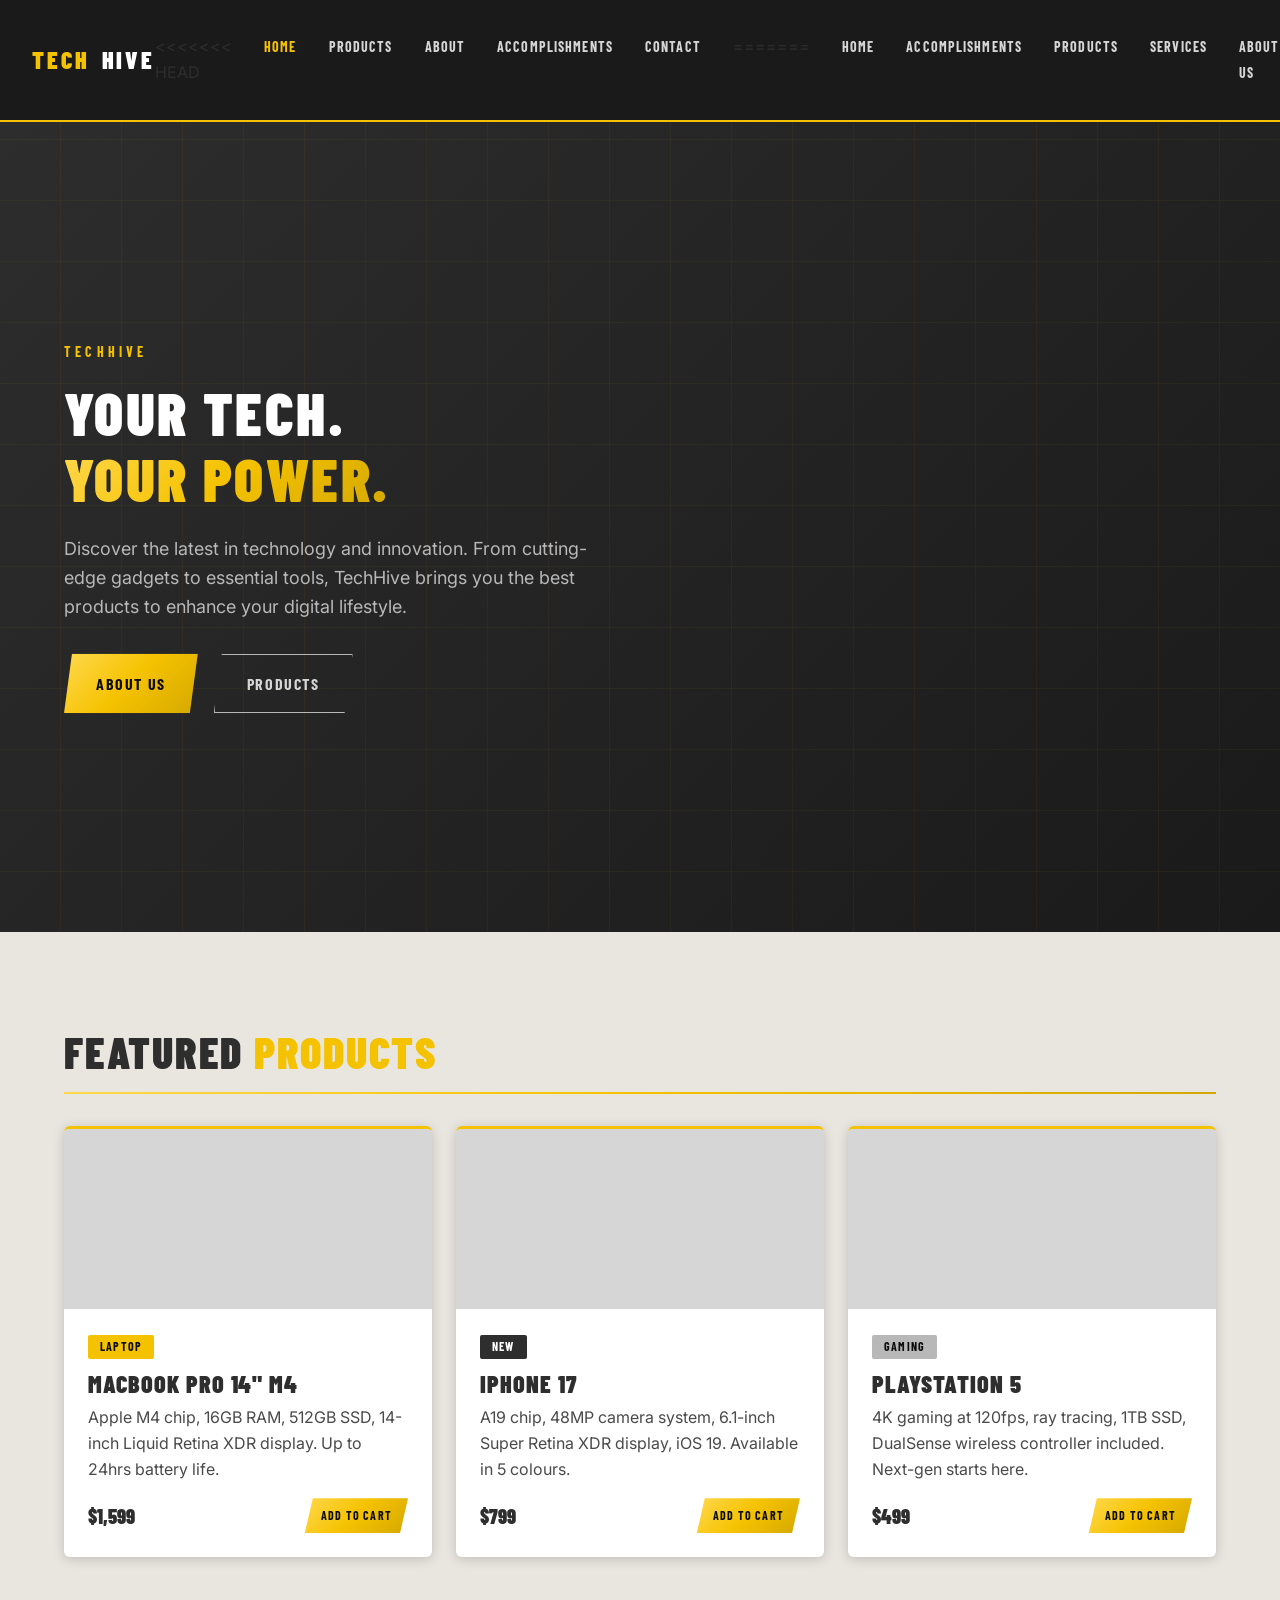
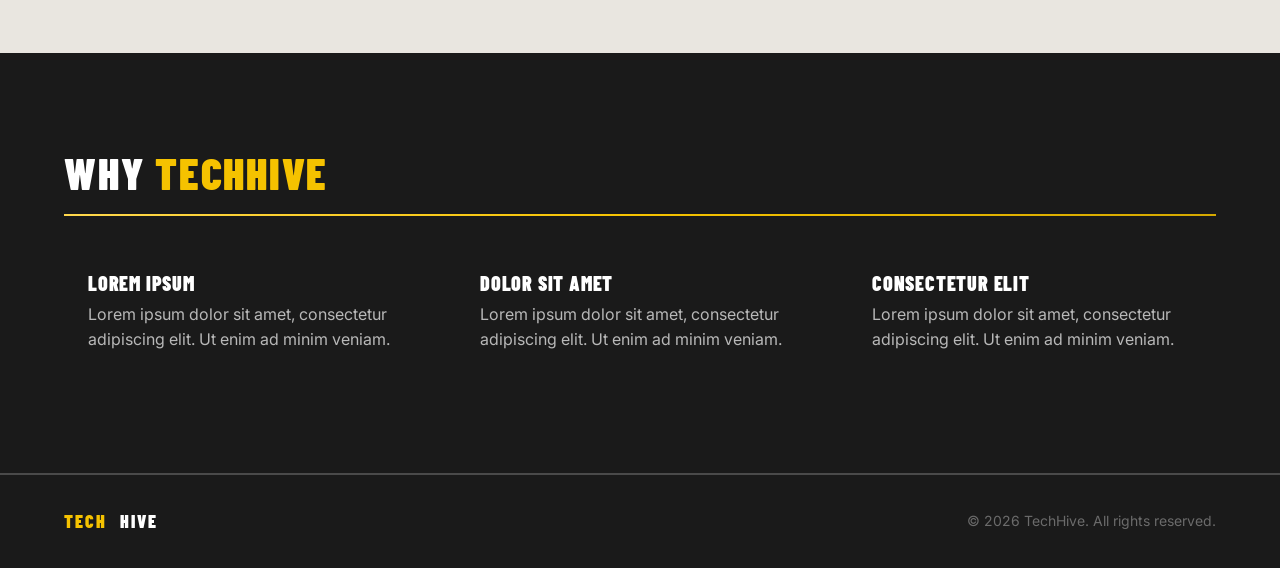
<file: index.html>
<!DOCTYPE html>
<html lang="en">
<head>
    <meta charset="UTF-8">
    <meta name="viewport" content="width=device-width, initial-scale=1.0">
    <title>TechHive</title>
    <link rel="preconnect" href="https://fonts.googleapis.com">
    <link rel="preconnect" href="https://fonts.gstatic.com" crossorigin>
    <link rel="stylesheet" href="https://cdnjs.cloudflare.com/ajax/libs/font-awesome/6.5.0/css/all.min.css">
    <link href="https://fonts.googleapis.com/css2?family=Barlow+Condensed:wght@400;700;900&family=Inter:wght@400;500;700&family=Fira+Code:wght@400;500&display=swap" rel="stylesheet">
    <link rel="stylesheet" href="styles.css">
    <link rel="icon" type="image/png" href="C:\Users\hp\Downloads\Techhive.png">
</head>
<body>

    <!-- Navbar -->
    <nav class="navbar">
        <a href="index.html" class="navbar__brand">
            <span>Tech</span>Hive
        </a>
        <ul class="navbar__links">
<<<<<<< HEAD
            <li><a href="index.html" class="active">Home</a></li>
            <li><a href="products.html">Products</a></li>
            <li><a href="about.html">About</a></li>
            <li><a href="accomplishments.html">Accomplishments</a></li>
            <li><a href="contact.html">Contact</a></li>
=======
            <li><a href="index.html" >Home</a></li>
            <li><a href="accomplishments.html" >Accomplishments</a></li>
            <li><a href="products.html">Products</a></li>
            <li><a href="services.html">Services</a></li>
            <li><a href="#">About Us</a></li>
            <li>
                <a href="carts.html" class="cart,active" title="Cart">
                <i class="fa-solid fa-cart-shopping"></i>
                <span class="cart-badge"></span>
                </a>
            </li>
>>>>>>> 000af48a9de7c9c83960bb510f018ff30f06d2d0
        </ul>
        <div >        
           <button class="btn btn--primary btn--sm" ><a href="logins.html"><p>Login In</p></a></button>
           <button class="btn btn--primary btn--sm"><a href="registration.html"><p>Sign In</p></a></button>
        </div>

    </nav>

    <!-- Hero -->
    <section class="hero">
        <div class="container">
            <div class="hero__content"> 
                <p class="hero__eyebrow">TechHive</p>
                <h1 class="hero__title">Your Tech.<br><em>Your Power.</em></h1>
                <p class="hero__subtitle">
             Discover the latest in technology and innovation. From cutting-edge gadgets to essential tools, TechHive brings you the best products to enhance your digital lifestyle.
                </p>
                <div class="flex gap-4">
                    <a href="#" class="btn btn--primary btn--lg">About us</a>
                    <a href="products.html" class="btn btn--ghost btn--lg">Products</a>
                </div>
            </div>
        </div>
    </section>

    <!-- Featured Products -->
    <section class="section">
        <div class="container">
            <h2>Featured <em style="font-style:normal; color: var(--color-gold);">Products</em></h2>
            <hr class="divider" style="margin-top: var(--space-4);">
            <div class="grid-3" style="margin-top: var(--space-8);">

                <div class="card card--gold">
                    <div style="background: var(--color-silver-light); height: 180px;"></div>
                    <div class="card__body">
                        <span class="badge badge--gold">Laptop</span>
                        <h4 class="card__title" style="margin-top: var(--space-3);">MacBook Pro 14" M4</h4>
                        <p class="card__text">Apple M4 chip, 16GB RAM, 512GB SSD, 14-inch Liquid Retina XDR display. Up to 24hrs battery life.</p>
                        <div class="flex-between" style="margin-top: var(--space-4);">
                            <span style="font-family: var(--font-display); font-size: var(--text-xl); font-weight: var(--weight-black);">$1,599</span>
                            <a href="#" class="btn btn--primary btn--sm">Add to Cart</a>
                        </div>
                    </div>
                </div>

                <div class="card card--gold">
                    <div style="background: var(--color-silver-light); height: 180px;"></div>
                    <div class="card__body">
                        <span class="badge badge--dark">New</span>
                        <h4 class="card__title" style="margin-top: var(--space-3);">iPhone 17</h4>
                        <p class="card__text">A19 chip, 48MP camera system, 6.1-inch Super Retina XDR display, iOS 19. Available in 5 colours.</p>
                        <div class="flex-between" style="margin-top: var(--space-4);">
                            <span style="font-family: var(--font-display); font-size: var(--text-xl); font-weight: var(--weight-black);">$799</span>
                            <a href="#" class="btn btn--primary btn--sm">Add to Cart</a>
                        </div>
                    </div>
                </div>

                <div class="card card--gold">
                    <div style="background: var(--color-silver-light); height: 180px;"></div>
                    <div class="card__body">
                        <span class="badge badge--silver">Gaming</span>
                        <h4 class="card__title" style="margin-top: var(--space-3);">PlayStation 5</h4>
                        <p class="card__text">4K gaming at 120fps, ray tracing, 1TB SSD, DualSense wireless controller included. Next-gen starts here.</p>
                        <div class="flex-between" style="margin-top: var(--space-4);">
                            <span style="font-family: var(--font-display); font-size: var(--text-xl); font-weight: var(--weight-black);">$499</span>
                            <a href="#" class="btn btn--primary btn--sm">Add to Cart</a>
                        </div>
                    </div>
                </div>

            </div>
        </div>
    </section>

    <!-- About / Why Us -->
    <section class="section section--dark">
        <div class="container">
            <h2 style="color: var(--color-white);">Why <em style="font-style:normal; color: var(--color-gold);">TechHive</em></h2>
            <hr class="divider" style="margin-top: var(--space-4);">
            <div class="grid-3" style="margin-top: var(--space-8);">

                <div style="padding: var(--space-6);">
                    <h5 style="color: var(--color-white);">Lorem Ipsum</h5>
                    <p style="color: var(--color-silver); margin-top: var(--space-2);">Lorem ipsum dolor sit amet, consectetur adipiscing elit. Ut enim ad minim veniam.</p>
                </div>

                <div style="padding: var(--space-6);">
                    <h5 style="color: var(--color-white);">Dolor Sit Amet</h5>
                    <p style="color: var(--color-silver); margin-top: var(--space-2);">Lorem ipsum dolor sit amet, consectetur adipiscing elit. Ut enim ad minim veniam.</p>
                </div>

                <div style="padding: var(--space-6);">
                    <h5 style="color: var(--color-white);">Consectetur Elit</h5>
                    <p style="color: var(--color-silver); margin-top: var(--space-2);">Lorem ipsum dolor sit amet, consectetur adipiscing elit. Ut enim ad minim veniam.</p>
                </div>

            </div>
        </div>
    </section>


    <script src="/assets/assets-js/profile.js"></script>
    <!-- Footer -->
    <footer style="background: var(--color-bg-dark); border-top: 2px solid var(--color-charcoal-mid); padding: var(--space-8) 0;">
        <div class="container flex-between">
            <span class="navbar__brand" style="font-size: var(--text-lg);">
                <span>Tech</span>Hive
            </span>
            <p style="color: var(--color-charcoal-light); font-size: var(--text-sm);">
                &copy; 2026 TechHive. All rights reserved.
            </p>
        </div>
    </footer>

</body>
</html>
</file>
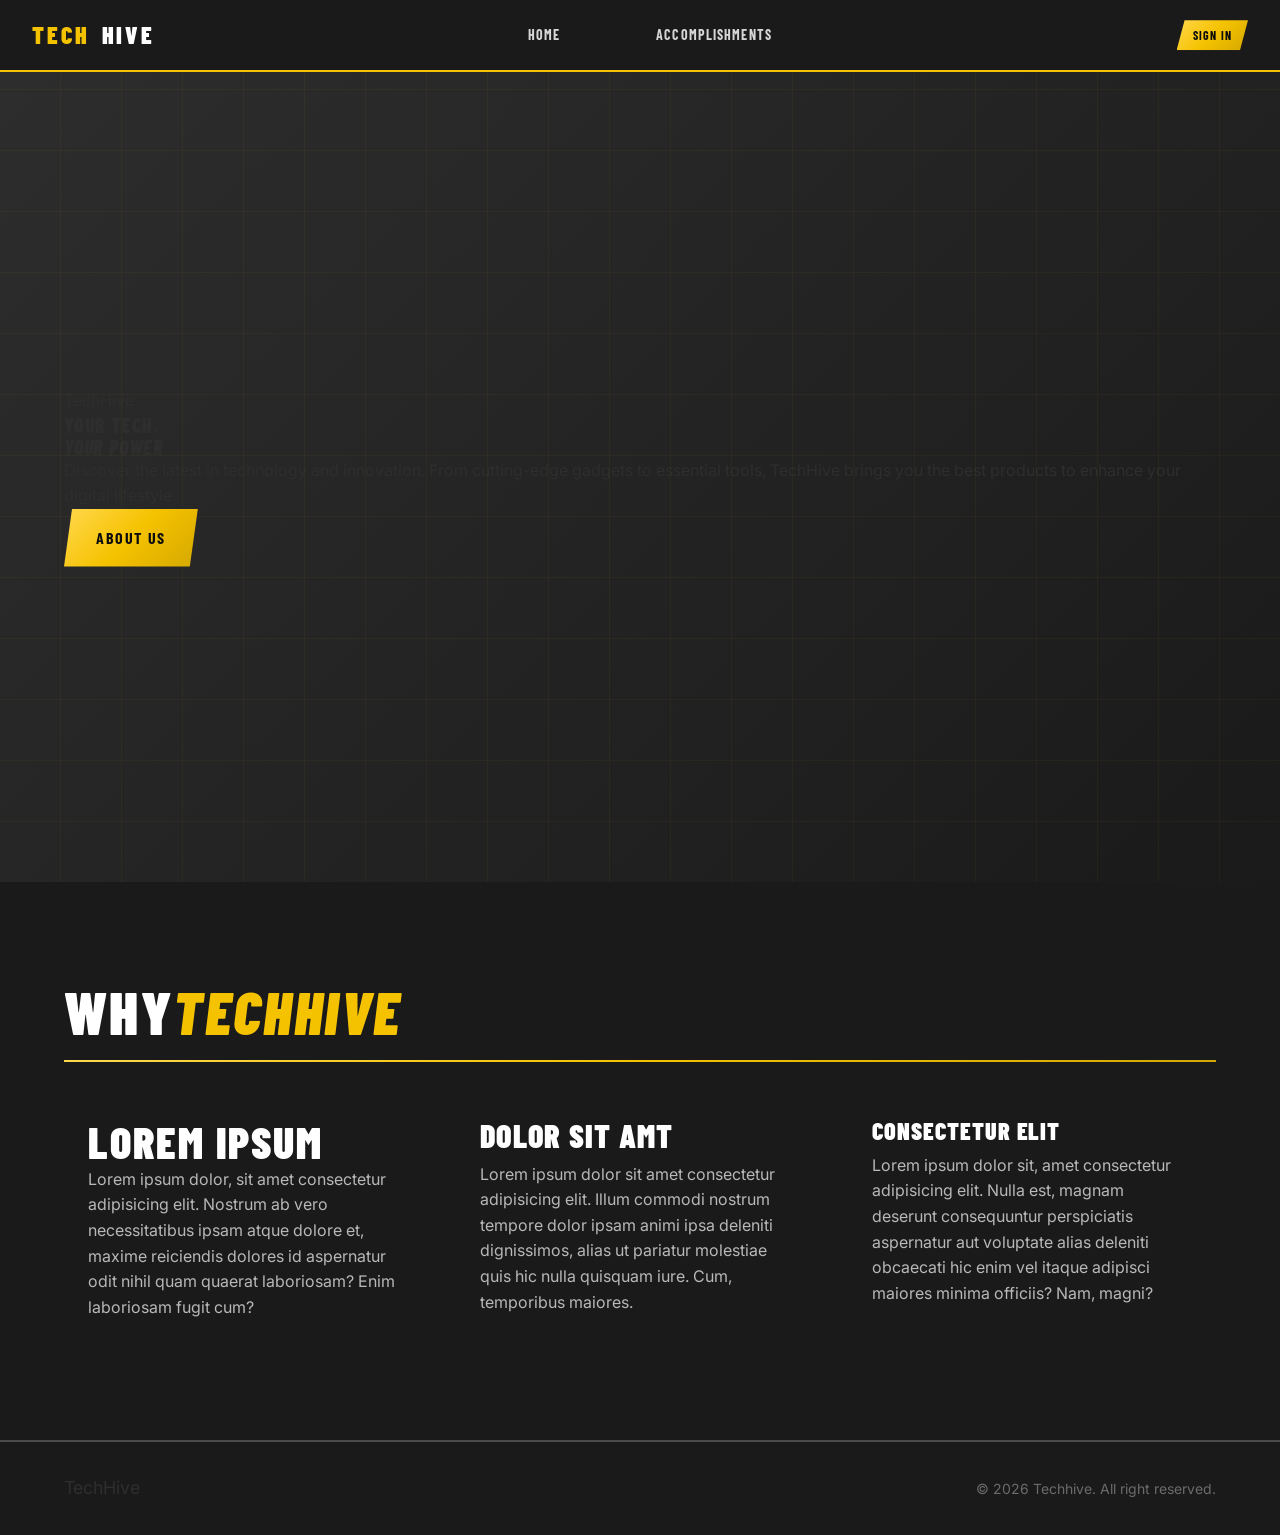
<file: about.html>
<!DOCTYPE html>
<html lang="en">
<head>
    <meta charset="UTF-8">
    <meta name="viewport" content="width=device-width, initial-scale=1.0">
    <title>About - Techhive</title>
    <link rel="preconnect" href="https://fonts.googleapis.com">
    <link rel="preconnect" href="https://fonts.gstatic.com" crossorigin>
    <link href="https://fonts.googleapis.com/css2?family=Barlow+Condensed:wght@400;700;900&family=Inter:wght@400;500;700&family=Fira+Code:wght@400;500&display=swap" rel="stylesheet">
    <link rel="stylesheet" href="styles.css">
    <link rel="icon" type="image/png" href="C:\Users\hp\Downloads\Techhive.png">

</head>
<body>

    <!-- Navbar -->
    <nav class="navbar">
        <a href="index.html" class="navbar__brand">
            <span>Tech</span>Hive
        </a>
        <ul class="navbar__links">
            <li><a href="index.html" >Home</a></li>
            <li><a href=""></a></li>
            <li><a href=""></a></li>
            <li><a href="accomplishments.html">Accomplishments</a></li>
            <li><a href="about.html" class="active"></a></li>
        </ul>
        <button class="btn btn--primary btn--sm">Sign In</button>
    </nav>

    <!-- Hero -->
    <section class="hero">
            <div class="container">
                <div class="hero_content">
                    <p class="hero_eyebrow">TechHive</p>
                    <h5 class="hero_titile">Your Tech.<br><em>Your Power</em></h5>
                    <p class="hero_subtitle">
                       Discover the latest in technology and innovation. From cutting-edge gadgets to essential tools, TechHive brings you the best products to enhance your digital lifestyle.  
                    </p> 
                    <div class="flex gap-4">
                       <a href="#" class="btn btn--primary btn--lg">About Us</a>
                    </div>   
                </div>
            </div>
    </section>    
    
<!-- About / Why Us -->
    <section class="section section--dark">
            <div class="container">
               <h1 style="color: var(--color-white);">Why<em style="font-size: normal; color: var(--color-gold);">Techhive</em></h1>
               <hr class="divider" style="margin-top: var(--space-4);">
               <div class="grid-3" style="margin-top: var(--space-8);">

                <div style="padding: var(--space-6);">
                    <h2 style="color: var(--color-white);">Lorem Ipsum</h2>
                    <p style="color: var(--color-silver); margin-top: var(--space2);">Lorem ipsum dolor, sit amet consectetur adipisicing elit. Nostrum ab vero necessitatibus ipsam atque dolore et, maxime reiciendis dolores id aspernatur odit nihil quam quaerat laboriosam? Enim laboriosam fugit cum?</p>
                </div>

                <div style="padding: var(--space-6);">
                    <h3 style="color: var(--color-white);">Dolor Sit Amt</h3>
                    <p style="color: var(--color-silver); margin-top: var(--space-2);">Lorem ipsum dolor sit amet consectetur adipisicing elit. Illum commodi nostrum tempore dolor ipsam animi ipsa deleniti dignissimos, alias ut pariatur molestiae quis hic nulla quisquam iure. Cum, temporibus maiores.</p>
                </div>

                <div style="padding: var(--space-6);">
                    <h4 style="color: var(--color-white);">Consectetur Elit</h4>
                    <p style="color: var(--color-silver); margin-top: var(--space-2);">Lorem ipsum dolor sit, amet consectetur adipisicing elit. Nulla est, magnam deserunt consequuntur perspiciatis aspernatur aut voluptate alias deleniti obcaecati hic enim vel itaque adipisci maiores minima officiis? Nam, magni?</p>

                </div>

                </div>
           
    </section> 

    <!-- Footer -->
     <footer style="background: var(--color-bg-dark); border-top: 2px solid var(--color-charcoal-mid); padding: var(--space-8) 0;">
        <div class="container flex-between">
            <span class="navbar_brand" style="font-size: var(--text-lg);">
                <span>Tech</span>Hive
            </span>
            <p style="color: var(--color-charcoal-light); font-size: var(--text-sm);">
                &copy; 2026 Techhive. All right reserved.
            </p>

        </div>

     </footer>

    
</body>
</html>
</file>
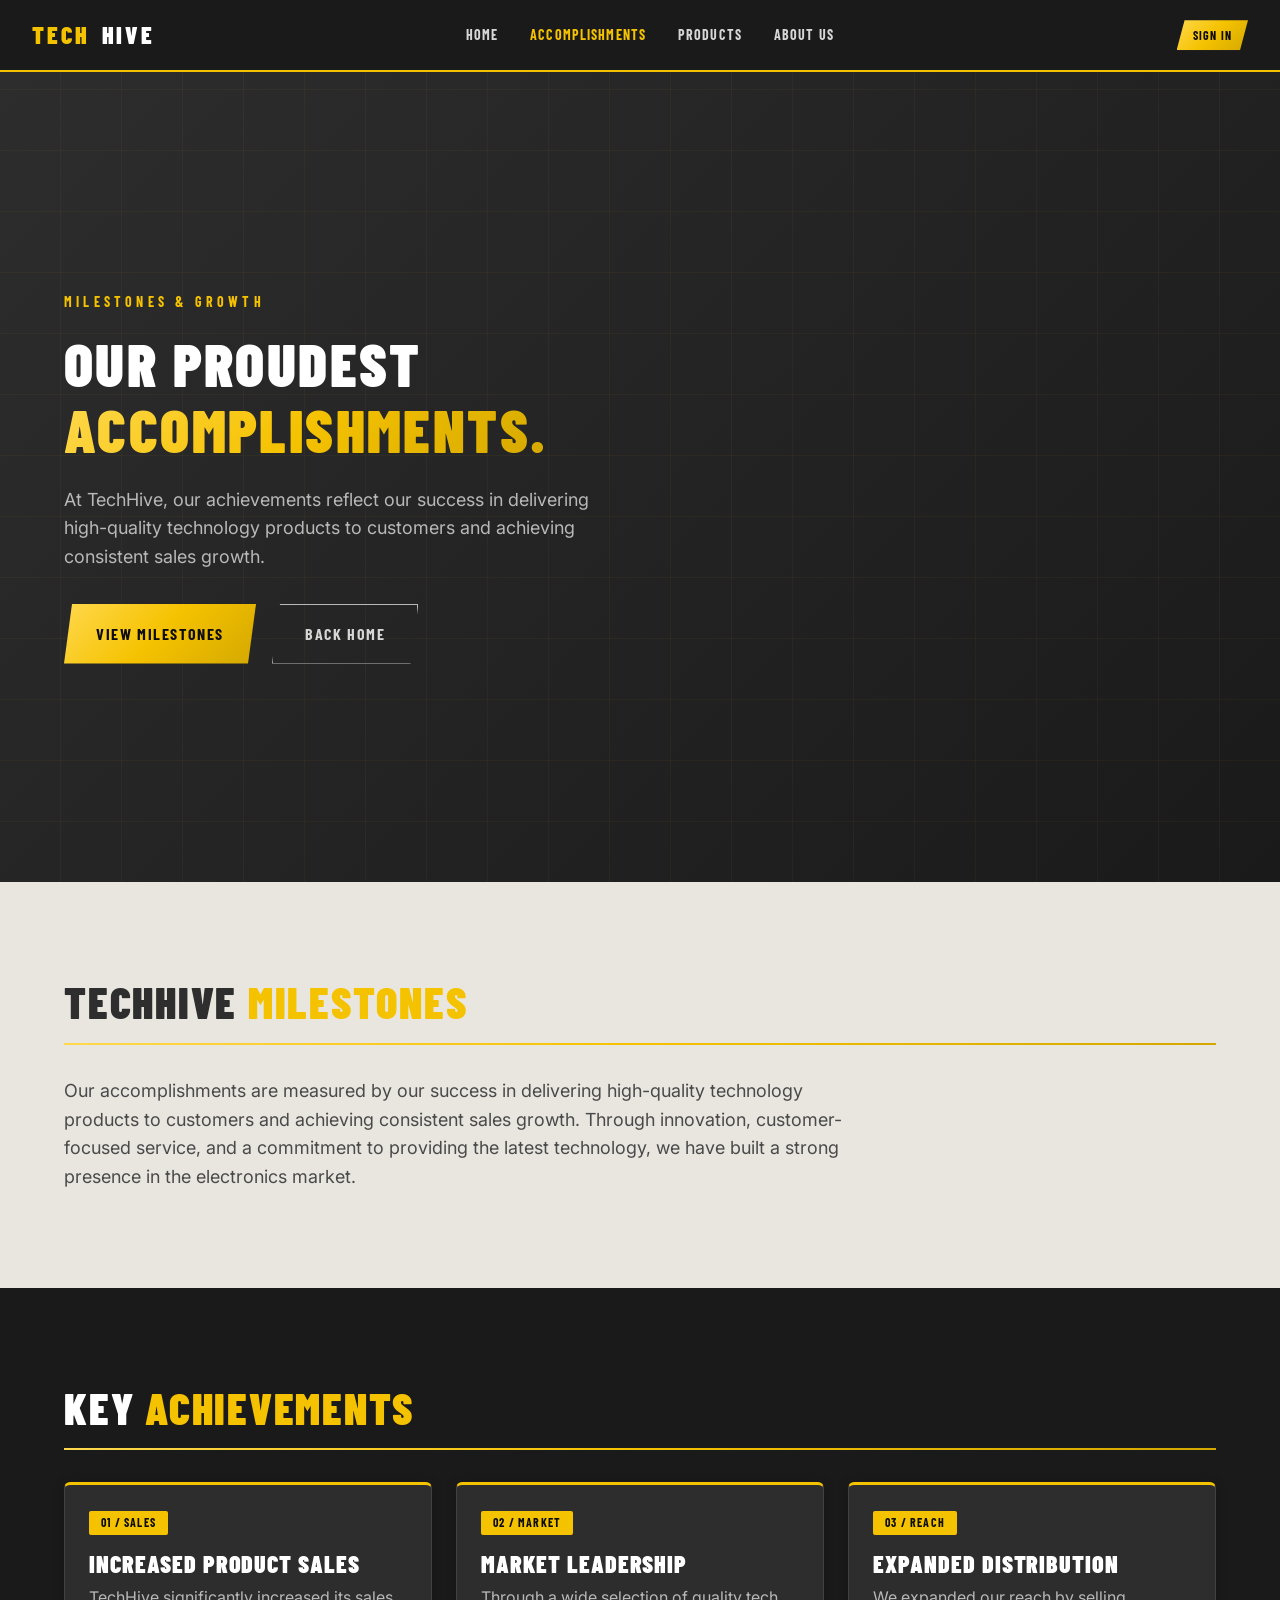
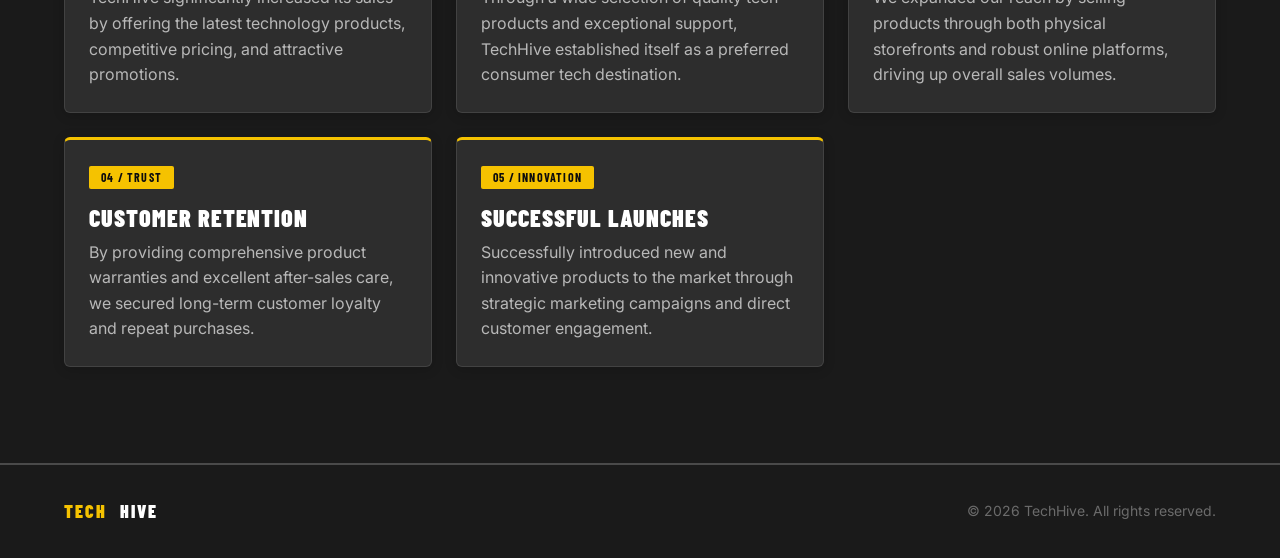
<file: accomplishments.html>
<!DOCTYPE html>
<html lang="en">
<head>
    <meta charset="UTF-8">
    <meta name="viewport" content="width=device-width, initial-scale=1.0">
    <title>Accomplishments - TechHive</title>
    <link rel="preconnect" href="https://fonts.googleapis.com">
    <link rel="preconnect" href="https://fonts.gstatic.com" crossorigin>
    <link href="https://fonts.googleapis.com/css2?family=Barlow+Condensed:wght@400;700;900&family=Inter:wght@400;500;700&family=Fira+Code:wght@400;500&display=swap" rel="stylesheet">
    <link rel="stylesheet" href="styles.css">
    <link rel="icon" type="image/png" href="C:\Users\hp\Downloads\Techhive.png">
</head>
<body>

    <!-- Navbar -->
    <nav class="navbar">
        <a href="index.html" class="navbar__brand">
            <span>Tech</span>Hive
        </a>
        <ul class="navbar__links">
            <li><a href="index.html">Home</a></li>
            <li><a href="accomplishments.html" class="active">Accomplishments</a></li>
            <li><a href="products.html">Products</a></li>
            <li><a href="#">About Us</a></li>
            <li>
                <a href="carts.html" class="cart" title="Cart">
                <i class="fa-solid fa-cart-shopping"></i>
                <span class="cart-badge"></span>
                </a>
            </li>
        </ul>
        <button class="btn btn--primary btn--sm">Sign In</button>
    </nav>

    <section class="hero">
        <div class="container">
            <div class="hero__content"> 
                <p class="hero__eyebrow">Milestones & Growth</p>
                <h1 class="hero__title">Our Proudest<br><em>Accomplishments.</em></h1>
                <p class="hero__subtitle">
                    At TechHive, our achievements reflect our success in delivering high-quality technology products to customers and achieving consistent sales growth.
                </p>
                <div class="flex gap-4">
                    <a href="#milestones" class="btn btn--primary btn--lg">View Milestones</a>
                    <a href="index.html" class="btn btn--ghost btn--lg">Back Home</a>
                </div>
            </div>
        </div>
    </section>

    <section class="section">
        <div class="container">
            <h2>TechHive <em style="font-style:normal; color: var(--color-gold);">Milestones</em></h2>
            <hr class="divider" style="margin-top: var(--space-4);">
            <p style="max-width: 800px; color: var(--color-charcoal-mid); font-size: var(--text-lg); margin-top: var(--space-6);">
                Our accomplishments are measured by our success in delivering high-quality technology products to customers and achieving consistent sales growth. Through innovation, customer-focused service, and a commitment to providing the latest technology, we have built a strong presence in the electronics market.
            </p>
        </div>
    </section>

    <section class="section section--dark" id="milestones">
        <div class="container">
            <h2>Key <em style="font-style:normal; color: var(--color-gold);">Achievements</em></h2>
            <hr class="divider" style="margin-top: var(--space-4);">
            
            <div class="grid-3" style="margin-top: var(--space-8);">
                <div class="card card--dark card--gold">
                    <div class="card__body">
                        <span class="badge badge--gold">01 / Sales</span>
                        <h4 class="card__title" style="margin-top: var(--space-4); color: var(--color-white);">Increased Product Sales</h4>
                        <p class="card__text" style="color: var(--color-silver); margin-top: var(--space-2);">
                            TechHive significantly increased its sales by offering the latest technology products, competitive pricing, and attractive promotions.
                        </p>
                    </div>
                </div>

                <div class="card card--dark card--gold">
                    <div class="card__body">
                        <span class="badge badge--gold">02 / Market</span>
                        <h4 class="card__title" style="margin-top: var(--space-4); color: var(--color-white);">Market Leadership</h4>
                        <p class="card__text" style="color: var(--color-silver); margin-top: var(--space-2);">
                            Through a wide selection of quality tech products and exceptional support, TechHive established itself as a preferred consumer tech destination.
                        </p>
                    </div>
                </div>

                <div class="card card--dark card--gold">
                    <div class="card__body">
                        <span class="badge badge--gold">03 / Reach</span>
                        <h4 class="card__title" style="margin-top: var(--space-4); color: var(--color-white);">Expanded Distribution</h4>
                        <p class="card__text" style="color: var(--color-silver); margin-top: var(--space-2);">
                            We expanded our reach by selling products through both physical storefronts and robust online platforms, driving up overall sales volumes.
                        </p>
                    </div>
                </div>

                <div class="card card--dark card--gold">
                    <div class="card__body">
                        <span class="badge badge--gold">04 / Trust</span>
                        <h4 class="card__title" style="margin-top: var(--space-4); color: var(--color-white);">Customer Retention</h4>
                        <p class="card__text" style="color: var(--color-silver); margin-top: var(--space-2);">
                            By providing comprehensive product warranties and excellent after-sales care, we secured long-term customer loyalty and repeat purchases.
                        </p>
                    </div>
                </div>

                <div class="card card--dark card--gold">
                    <div class="card__body">
                        <span class="badge badge--gold">05 / Innovation</span>
                        <h4 class="card__title" style="margin-top: var(--space-4); color: var(--color-white);">Successful Launches</h4>
                        <p class="card__text" style="color: var(--color-silver); margin-top: var(--space-2);">
                            Successfully introduced new and innovative products to the market through strategic marketing campaigns and direct customer engagement.
                        </p>
                    </div>
                </div>
            </div>
        </div>
    </section>

    <footer style="background: var(--color-bg-dark); border-top: 2px solid var(--color-charcoal-mid); padding: var(--space-8) 0;">
        <div class="container flex-between">
            <span class="navbar__brand" style="font-size: var(--text-lg);">
                <span>Tech</span>Hive
            </span>
            <p style="color: var(--color-charcoal-light); font-size: var(--text-sm);">
                &copy; 2026 TechHive. All rights reserved.
            </p>
        </div>
    </footer>
</body>
</html>
</file>
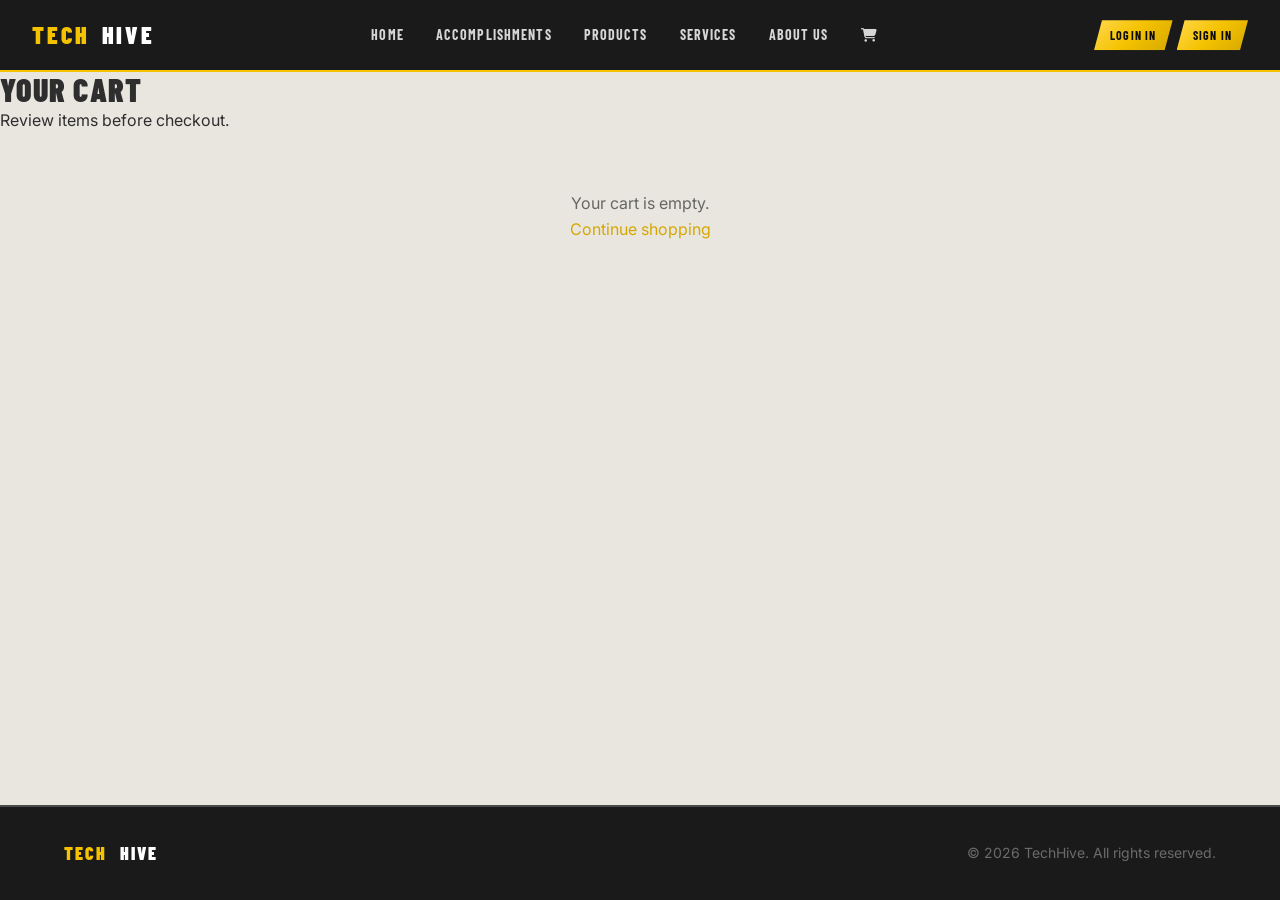
<file: carts.html>
<!DOCTYPE html>
<html lang="en">
<head>
    <meta charset="utf-8">
    <meta name="viewport" content="width=device-width,initial-scale=1">
    <title>Shopping Cart</title>
    <link rel="preconnect" href="https://fonts.googleapis.com">
    <link rel="preconnect" href="https://fonts.gstatic.com" crossorigin>
    <link rel="stylesheet" href="https://cdnjs.cloudflare.com/ajax/libs/font-awesome/6.5.0/css/all.min.css">
    <link href="https://fonts.googleapis.com/css2?family=Barlow+Condensed:wght@400;700;900&family=Inter:wght@400;500;700&family=Fira+Code:wght@400;500&display=swap" rel="stylesheet">
    <link rel="icon" type="image/png" href="C:\Users\hp\Downloads\Techhive.png">
    <link rel="stylesheet" href="cart/carts.css">
    <link rel="stylesheet" href="https://cdnjs.cloudflare.com/ajax/libs/font-awesome/6.5.0/css/all.min.css">
    <link rel="stylesheet" href="/assets/assets-css/site.css">
    <link rel="stylesheet" href="styles.css">
</head>
<body>

    <!-- Navbar -->
    <nav class="navbar">
        <a href="index.html" class="navbar__brand">
            <span>Tech</span>Hive
        </a>
        <ul class="navbar__links">
            <li><a href="index.html" >Home</a></li>
            <li><a href="accomplishments.html" >Accomplishments</a></li>
            <li><a href="products.html">Products</a></li>
            <li><a href="services.html">Services</a></li>
            <li><a href="#">About Us</a></li>
            <li>
                <a href="carts.html" class="cart,active" title="Cart">
                <i class="fa-solid fa-cart-shopping"></i>
                <span class="cart-badge"></span>
                </a>
            </li>
        </ul>
        <div >        
           <button class="btn btn--primary btn--sm" ><a href="logins.html"><p>Login In</p></a></button>
           <button class="btn btn--primary btn--sm"><a href="registration.html"><p>Sign In</p></a></button>
        </div>

    </nav>

    <div class="content">
        <div class="sidebar">
            <h3>Your Cart</h3>
            <p>Review items before checkout.</p>
        </div>

        <div class="main" id="cart-main">
        </div>
    </div>


    <script src="/assets/assets-js/cart-badge.js"></script>
    <script src="/assets/assets-js/cart-notify.js"></script>
    <script src="/assets/assets-js/profile.js"></script>
    <script src="cart/carts.js"></script>
    <footer style="background: var(--color-bg-dark); border-top: 2px solid var(--color-charcoal-mid); padding: var(--space-8) 0;">
        <div class="container flex-between">
            <span class="navbar__brand" style="font-size: var(--text-lg);">
                <span>Tech</span>Hive
            </span>
            <p style="color: var(--color-charcoal-light); font-size: var(--text-sm);">
                &copy; 2026 TechHive. All rights reserved.
            </p>
        </div>
    </footer>
</body>
</html>
</file>
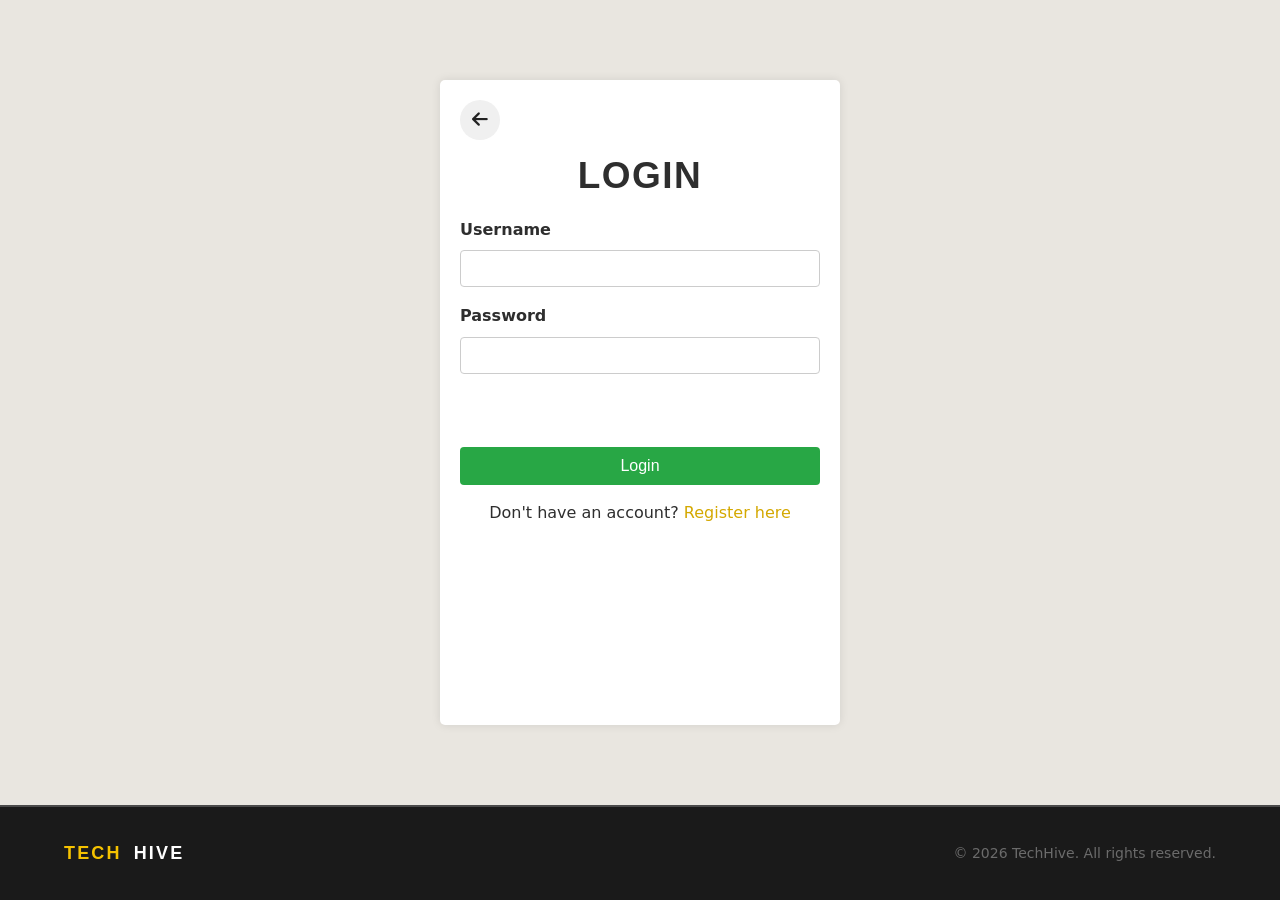
<file: logins.html>
<!DOCTYPE html>
<html lang="en">
<head>
    <meta charset="UTF-8">
    <link rel="stylesheet" href="login/logins.css">
    <link rel="stylesheet" href="https://cdnjs.cloudflare.com/ajax/libs/font-awesome/6.5.0/css/all.min.css">
    <link rel="stylesheet" href="/assets/assets-css/password-validator.css">
    <link rel="stylesheet" href="/assets/assets-css/site.css">
    <link rel="stylesheet" href="styles.css">
    <meta name="viewport" content="width=device-width, initial-scale=1.0">
    <title>Login in</title>
</head>
<body>
    <div class="login-container">
        <a href="index.html" class="back-btn" title="Back to Home">
            <i class="fa-solid fa-arrow-left"></i>
        </a>
        <h2>Login </h2>
        <form action="/dashboard/index.html" method="post" class="login-form">
            <label for="username">Username</label>
            <input type="text" id="username" name="username" required>
            <br>
            <label for="password">Password</label>
            <input type="password" id="password" name="password" required>
            <div id="password-feedback" aria-live="polite" class="password-feedback">
                <ul class="pw-checklist">
                    <li data-check="length"><span class="icon">✖</span> At least 6 characters</li>
                    <li data-check="upper"><span class="icon">✖</span> Uppercase letter</li>
                    <li data-check="lower"><span class="icon">✖</span> Lowercase letter</li>
                    <li data-check="number"><span class="icon">✖</span> Number</li>
                    <li data-check="special"><span class="icon">✖</span> Special character</li>
                </ul>
            </div>
            <br>
            <button type="submit" id="login-btn">Login</button>
        </form>
    <p>Don't have an account? <a href="registration.html">Register here</a></p>
    </div>


    <script src="/assets/assets-js/password-validator.js"></script>
    <script src="login/logins.js"></script>
    <script src="/assets/assets-js/profile.js"></script>
    <footer style="background: var(--color-bg-dark); border-top: 2px solid var(--color-charcoal-mid); padding: var(--space-8) 0;">
        <div class="container flex-between">
            <span class="navbar__brand" style="font-size: var(--text-lg);">
                <span>Tech</span>Hive
            </span>
            <p style="color: var(--color-charcoal-light); font-size: var(--text-sm);">
                &copy; 2026 TechHive. All rights reserved.
            </p>
        </div>
    </footer>
</body>
</html>
</file>
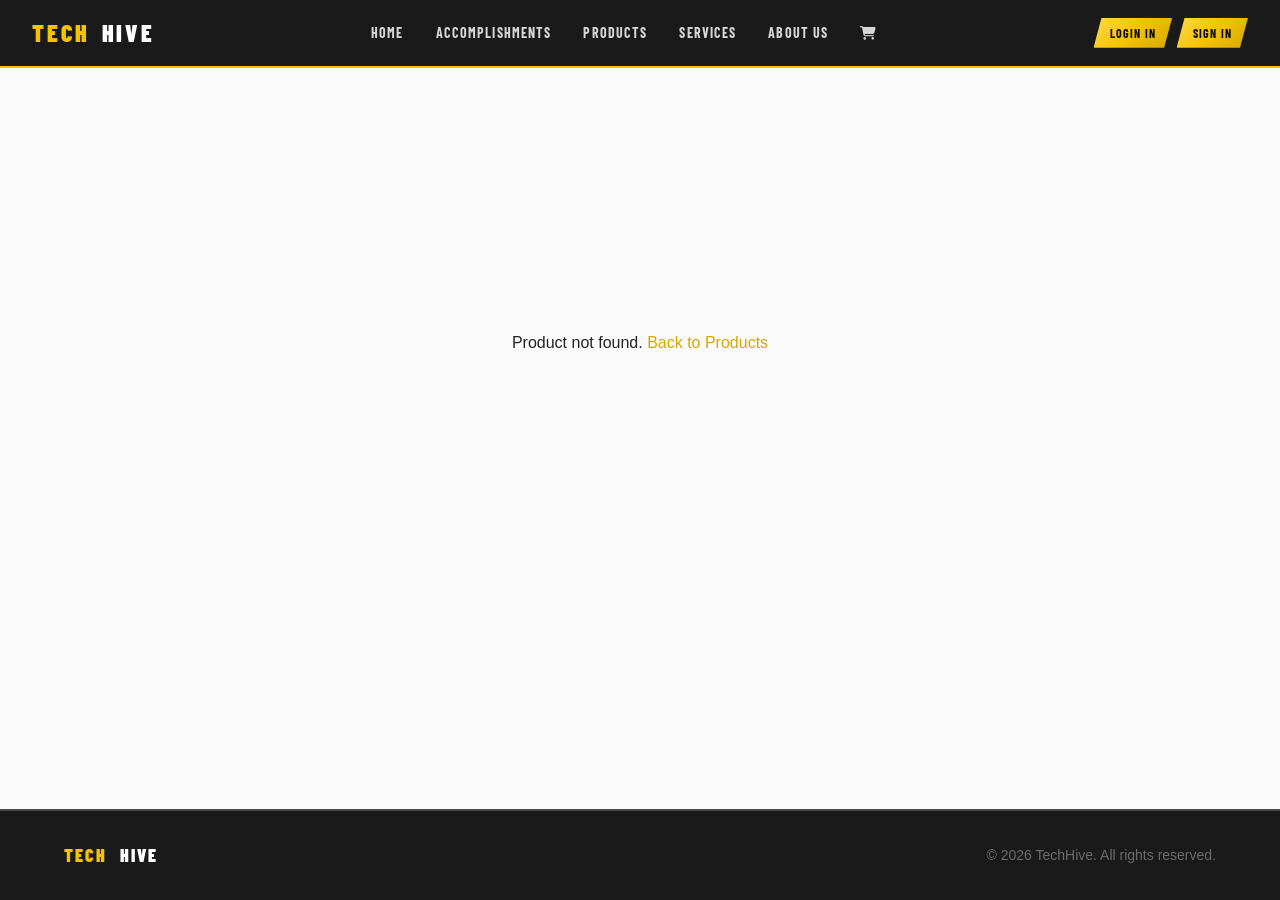
<file: products-detail.html>
<!DOCTYPE html>
<html lang="en">
<head>
    <meta charset="UTF-8">
        <link rel="preconnect" href="https://fonts.googleapis.com">
    <link rel="preconnect" href="https://fonts.gstatic.com" crossorigin>
    <link rel="stylesheet" href="https://cdnjs.cloudflare.com/ajax/libs/font-awesome/6.5.0/css/all.min.css">
    <link href="https://fonts.googleapis.com/css2?family=Barlow+Condensed:wght@400;700;900&family=Inter:wght@400;500;700&family=Fira+Code:wght@400;500&display=swap" rel="stylesheet">
    <link rel="stylesheet" href="styles.css">
    <link rel="icon" type="image/png" href="C:\Users\hp\Downloads\Techhive.png">
    <link rel="stylesheet" href="products/products.css">
    <link rel="stylesheet" href="https://cdnjs.cloudflare.com/ajax/libs/font-awesome/6.5.0/css/all.min.css">
    <link rel="stylesheet" href="/assets/assets-css/site.css">
    <meta name="viewport" content="width=device-width, initial-scale=1.0">
    <title>Product Details</title>
</head>
<body>


    <!-- Navbar -->
    <nav class="navbar">
        <a href="index.html" class="navbar__brand">
            <span>Tech</span>Hive
        </a>
        <ul class="navbar__links">
            <li><a href="index.html" >Home</a></li>
            <li><a href="accomplishments.html" >Accomplishments</a></li>
            <li><a href="products.html">Products</a></li>
            <li><a href="services.html">Services</a></li>
            <li><a href="#">About Us</a></li>
            <li>
                <a href="carts.html" class="cart,active" title="Cart">
                <i class="fa-solid fa-cart-shopping"></i>
                <span class="cart-badge"></span>
                </a>
            </li>
        </ul>
        <div >        
           <button class="btn btn--primary btn--sm" ><a href="logins.html"><p>Login In</p></a></button>
           <button class="btn btn--primary btn--sm"><a href="registration.html"><p>Sign In</p></a></button>
        </div>

    </nav>

    <div class="content product-detail-content">
        <a href="products.html" class="back-link">
            <i class="fa-solid fa-arrow-left"></i> Back to Products
        </a>
        
        <div class="product-detail-container">
            <div class="product-image-section">
                <img id="product-image" src="" alt="Product Image" class="product-detail-image">
            </div>
            
            <div class="product-info-section">
                <h1 id="product-title">Product Title</h1>
                <div class="product-price-detail" id="product-price">$0.00</div>
                
                <div class="product-description">
                    <h3>Description</h3>
                    <p id="product-desc">Premium quality bracelet crafted with care and attention to detail.</p>
                </div>

                <div class="product-actions-detail">
                    <input type="number" id="product-qty" value="1" min="1" max="10">
                    <button id="add-to-cart-btn" class="add-to-cart-btn">Add to Cart</button>
                </div>

                <div class="product-specs">
                    <h3>Specifications</h3>
                    <ul>
                        <li><strong>Material:</strong> <span id="product-material">Premium Beads</span></li>
                        <li><strong>Size:</strong> <span id="product-size">Adjustable</span></li>
                        <li><strong>Others:</strong> <span id="product-color">Multi-color</span></li>
                        <li><strong>Care:</strong> Hand wash recommended</li>
                    </ul>
                </div>
            </div>
        </div>
    </div>

    <script src="/assets/assets-js/cart-badge.js"></script>
    <script src="/assets/assets-js/cart-notify.js"></script>
    <script src="products/products-detail.js"></script>
    <script src="/assets/assets-js/profile.js"></script>
    <footer style="background: var(--color-bg-dark); border-top: 2px solid var(--color-charcoal-mid); padding: var(--space-8) 0;">
        <div class="container flex-between">
            <span class="navbar__brand" style="font-size: var(--text-lg);">
                <span>Tech</span>Hive
            </span>
            <p style="color: var(--color-charcoal-light); font-size: var(--text-sm);">
                &copy; 2026 TechHive. All rights reserved.
            </p>
        </div>
    </footer>
</body>
</html>
</file>
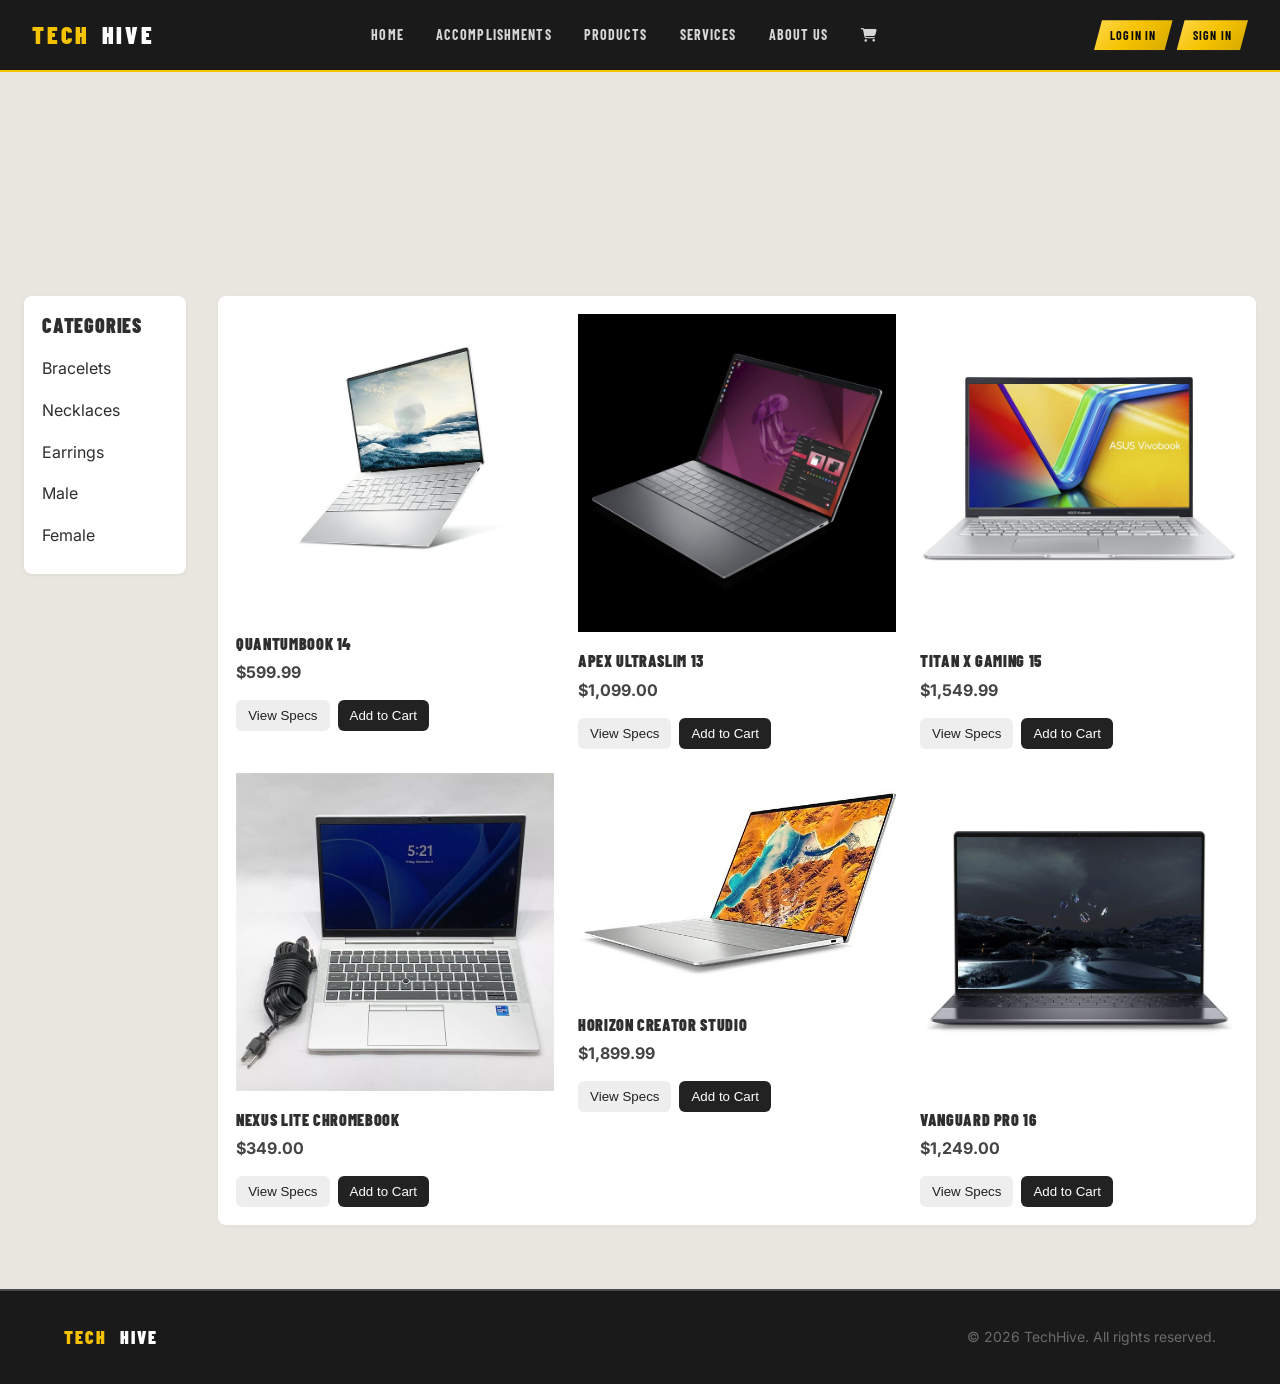
<file: products.html>
<!DOCTYPE html>
<html lang="en">
<head>
    <meta charset="UTF-8">
    <link rel="stylesheet" href="products/products.css">
    <link rel="stylesheet" href="https://cdnjs.cloudflare.com/ajax/libs/font-awesome/6.5.0/css/all.min.css">
    <link rel="stylesheet" href="/assets/assets-css/site.css">
    <link rel="preconnect" href="https://fonts.googleapis.com">
    <link rel="preconnect" href="https://fonts.gstatic.com" crossorigin>
    <link rel="stylesheet" href="https://cdnjs.cloudflare.com/ajax/libs/font-awesome/6.5.0/css/all.min.css">
    <link href="https://fonts.googleapis.com/css2?family=Barlow+Condensed:wght@400;700;900&family=Inter:wght@400;500;700&family=Fira+Code:wght@400;500&display=swap" rel="stylesheet">
    <link rel="stylesheet" href="styles.css">
    <link rel="icon" type="image/png" href="C:\Users\hp\Downloads\Techhive.png">
    <meta name="viewport" content="width=device-width, initial-scale=1.0">
    <title>Product</title>
</head>
<body>

    
    <!-- Navbar -->
    <nav class="navbar">
        <a href="index.html" class="navbar__brand">
            <span>Tech</span>Hive
        </a>
        <ul class="navbar__links">
            <li><a href="index.html" >Home</a></li>
            <li><a href="accomplishments.html" >Accomplishments</a></li>
            <li><a href="products.html">Products</a></li>
            <li><a href="services.html">Services</a></li>
            <li><a href="#">About Us</a></li>
            <li>
                <a href="carts.html" class="cart,active" title="Cart">
                <i class="fa-solid fa-cart-shopping"></i>
                <span class="cart-badge"></span>
                </a>
            </li>
        </ul>
        <div >        
           <button class="btn btn--primary btn--sm" ><a href="logins.html"><p>Login In</p></a></button>
           <button class="btn btn--primary btn--sm"><a href="registration.html"><p>Sign In</p></a></button>
        </div>

    </nav>

    <div class="content">
        <div class="sidebar">
            <h3>Categories</h3>
            <ul>
                <li>Bracelets</li>
                <li>Necklaces</li>
                <li>Earrings</li>
            </ul>
            <ul>
                <li>Male</li>
                <li>Female</li>
            </ul>
        </div>

        <div class="main">
<div class="product-card" data-id="laptop-quantum-14" data-title="QuantumBook 14" data-price="599.99">
    <img src="products/product-images/Laptop 1.jpg" alt="QuantumBook 14 inch sleek silver laptop">
    <h4 class="product-title">QuantumBook 14</h4>
    <div class="product-price">$599.99</div>
    <div class="product-actions">
        <button class="view-btn">View Specs</button>
        <button class="add-to-cart">Add to Cart</button>
    </div>
</div>

<div class="product-card" data-id="laptop-apex-ultraslim" data-title="Apex UltraSlim 13" data-price="1099.00">
    <img src="products/product-images/Laptop 2.jpg" alt="Apex UltraSlim 13 inch premium laptop">
    <h4 class="product-title">Apex UltraSlim 13</h4>
    <div class="product-price">$1,099.00</div>
    <div class="product-actions">
        <button class="view-btn">View Specs</button>
        <button class="add-to-cart">Add to Cart</button>
    </div>
</div>

<div class="product-card" data-id="laptop-titan-gaming" data-title="Titan X Gaming 15" data-price="1549.99">
    <img src="products/product-images/Laptop 3.jpg" alt="Titan X Gaming 15 inch laptop with RGB keyboard">
    <h4 class="product-title">Titan X Gaming 15</h4>
    <div class="product-price">$1,549.99</div>
    <div class="product-actions">
        <button class="view-btn">View Specs</button>
        <button class="add-to-cart">Add to Cart</button>
    </div>
</div>

<div class="product-card" data-id="laptop-nexus-lite" data-title="Nexus Lite Chromebook" data-price="349.00">
    <img src="products/product-images/Laptop 4.jpg" alt="Nexus Lite Chromebook for education and students">
    <h4 class="product-title">Nexus Lite Chromebook</h4>
    <div class="product-price">$349.00</div>
    <div class="product-actions">
        <button class="view-btn">View Specs</button>
        <button class="add-to-cart">Add to Cart</button>
    </div>
</div>

<div class="product-card" data-id="laptop-horizon-creator" data-title="Horizon Creator Studio" data-price="1899.99">
    <img src="products/product-images/Laptop 5.jpg" alt="Horizon Creator Studio laptop for video and photo editing">
    <h4 class="product-title">Horizon Creator Studio</h4>
    <div class="product-price">$1,899.99</div>
    <div class="product-actions">
        <button class="view-btn">View Specs</button>
        <button class="add-to-cart">Add to Cart</button>
    </div>
</div>

<div class="product-card" data-id="laptop-vanguard-pro" data-title="Vanguard Pro 16" data-price="1249.00">
    <img src="products/product-images/Laptop 6.jpg" alt="Vanguard Pro 16 inch flagship business laptop">
    <h4 class="product-title">Vanguard Pro 16</h4>
    <div class="product-price">$1,249.00</div>
    <div class="product-actions">
        <button class="view-btn">View Specs</button>
        <button class="add-to-cart">Add to Cart</button>
    </div>
</div>

        </div>
    </div>

    <script src="/assets/assets-js/profile.js"></script>
    <script src="products/products.js"></script>
    <script src="/assets/assets-js/cart-badge.js"></script>
    <script src="/assets/assets-js/cart-notify.js"></script>
    <footer style="background: var(--color-bg-dark); border-top: 2px solid var(--color-charcoal-mid); padding: var(--space-8) 0;">
        <div class="container flex-between">
            <span class="navbar__brand" style="font-size: var(--text-lg);">
                <span>Tech</span>Hive
            </span>
            <p style="color: var(--color-charcoal-light); font-size: var(--text-sm);">
                &copy; 2026 TechHive. All rights reserved.
            </p>
        </div>
    </footer>


</body>
</html>
</file>
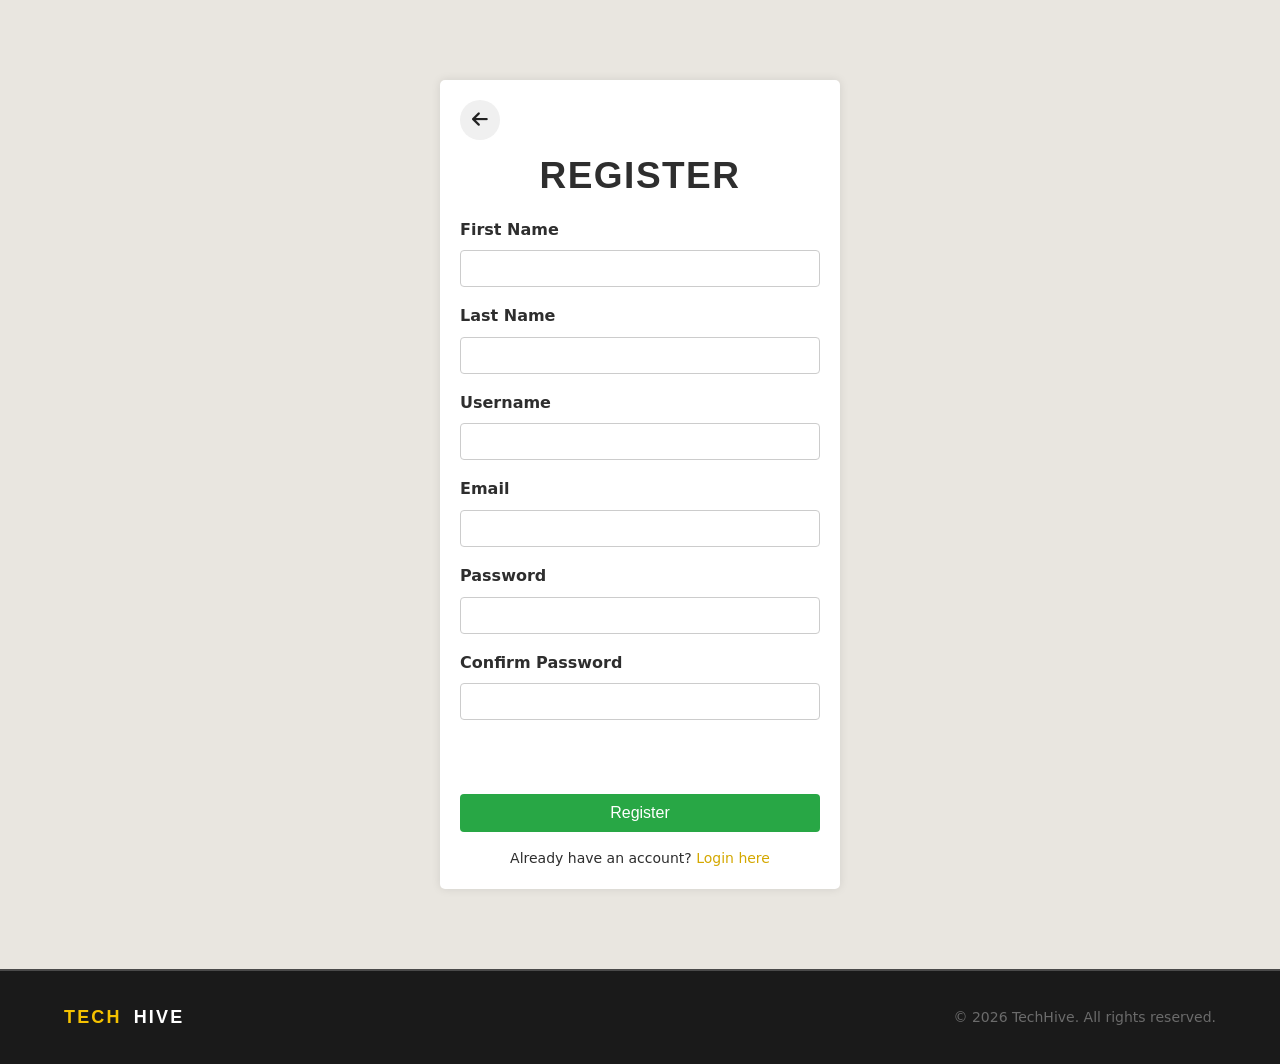
<file: registration.html>
<!DOCTYPE html>
<html lang="en">
<head>
    <meta charset="UTF-8">
    <link rel="stylesheet" href="register/registration.css">
    <link rel="stylesheet" href="https://cdnjs.cloudflare.com/ajax/libs/font-awesome/6.5.0/css/all.min.css">
    <link rel="stylesheet" href="/assets/assets-css/password-validator.css">
    <link rel="stylesheet" href="/assets/assets-css/site.css">
    <link rel="stylesheet" href="styles.css">
    <meta name="viewport" content="width=device-width, initial-scale=1.0">
    <title>Register form</title>
</head>
<body>
    <div class="reg-container">
        <a href="index.html" class="back-btn" title="Back to Home">
            <i class="fa-solid fa-arrow-left"></i>
        </a>
        <h2>Register</h2>
        <form action="welcome.html" method="post" class="reg-form">
            <label for="firstname">First Name</label>
            <input type="text" id="firstname" name="firstname" required>
            <br>
            <label for="lastname">Last Name</label>
            <input type="text" id="lastname" name="lastname" required>
            <br>
            <label for="username">Username</label>
            <input type="text" id="username" name="username" required>
            <br>
            <label for="email">Email</label>
            <input type="email" id="email" name="email" required>
            <br>
            <label for="password">Password</label>
            <input type="password" id="password" name="password" required>
            <br>
            <label for="confirm-password">Confirm Password</label>
            <input type="password" id="confirm-password" name="confirm-password" required>

            <div id="password-feedback" aria-live="polite" class="password-feedback">
                <ul class="pw-checklist">
                    <li data-check="length"><span class="icon">✖</span> At least 6 characters</li>
                    <li data-check="upper"><span class="icon">✖</span> Uppercase letter</li>
                    <li data-check="lower"><span class="icon">✖</span> Lowercase letter</li>
                    <li data-check="number"><span class="icon">✖</span> Number</li>
                    <li data-check="special"><span class="icon">✖</span> Special character</li>
                    <li data-check="match"><span class="icon">✖</span> Passwords match</li>
                </ul>
            </div>
            <br>
            <button type="submit" id="register-btn">Register</button>
        </form>
     

    <script src="/assets/assets-js/password-validator.js"></script>
    <script src="register/registration.js"></script>
    <script src="/assets/assets-js/profile.js"></script>
    <script src="/assets/assets-js/cart-badge.js"></script>
    <script src="/assets/assets-js/cart-notify.js"></script>

    <p>Already have an account? <a href="logins.html">Login here</a></p>
    </div>
    <footer style="background: var(--color-bg-dark); border-top: 2px solid var(--color-charcoal-mid); padding: var(--space-8) 0;">
        <div class="container flex-between">
            <span class="navbar__brand" style="font-size: var(--text-lg);">
                <span>Tech</span>Hive
            </span>
            <p style="color: var(--color-charcoal-light); font-size: var(--text-sm);">
                &copy; 2026 TechHive. All rights reserved.
            </p>
        </div>
    </footer>
</body>
</html>
</file>
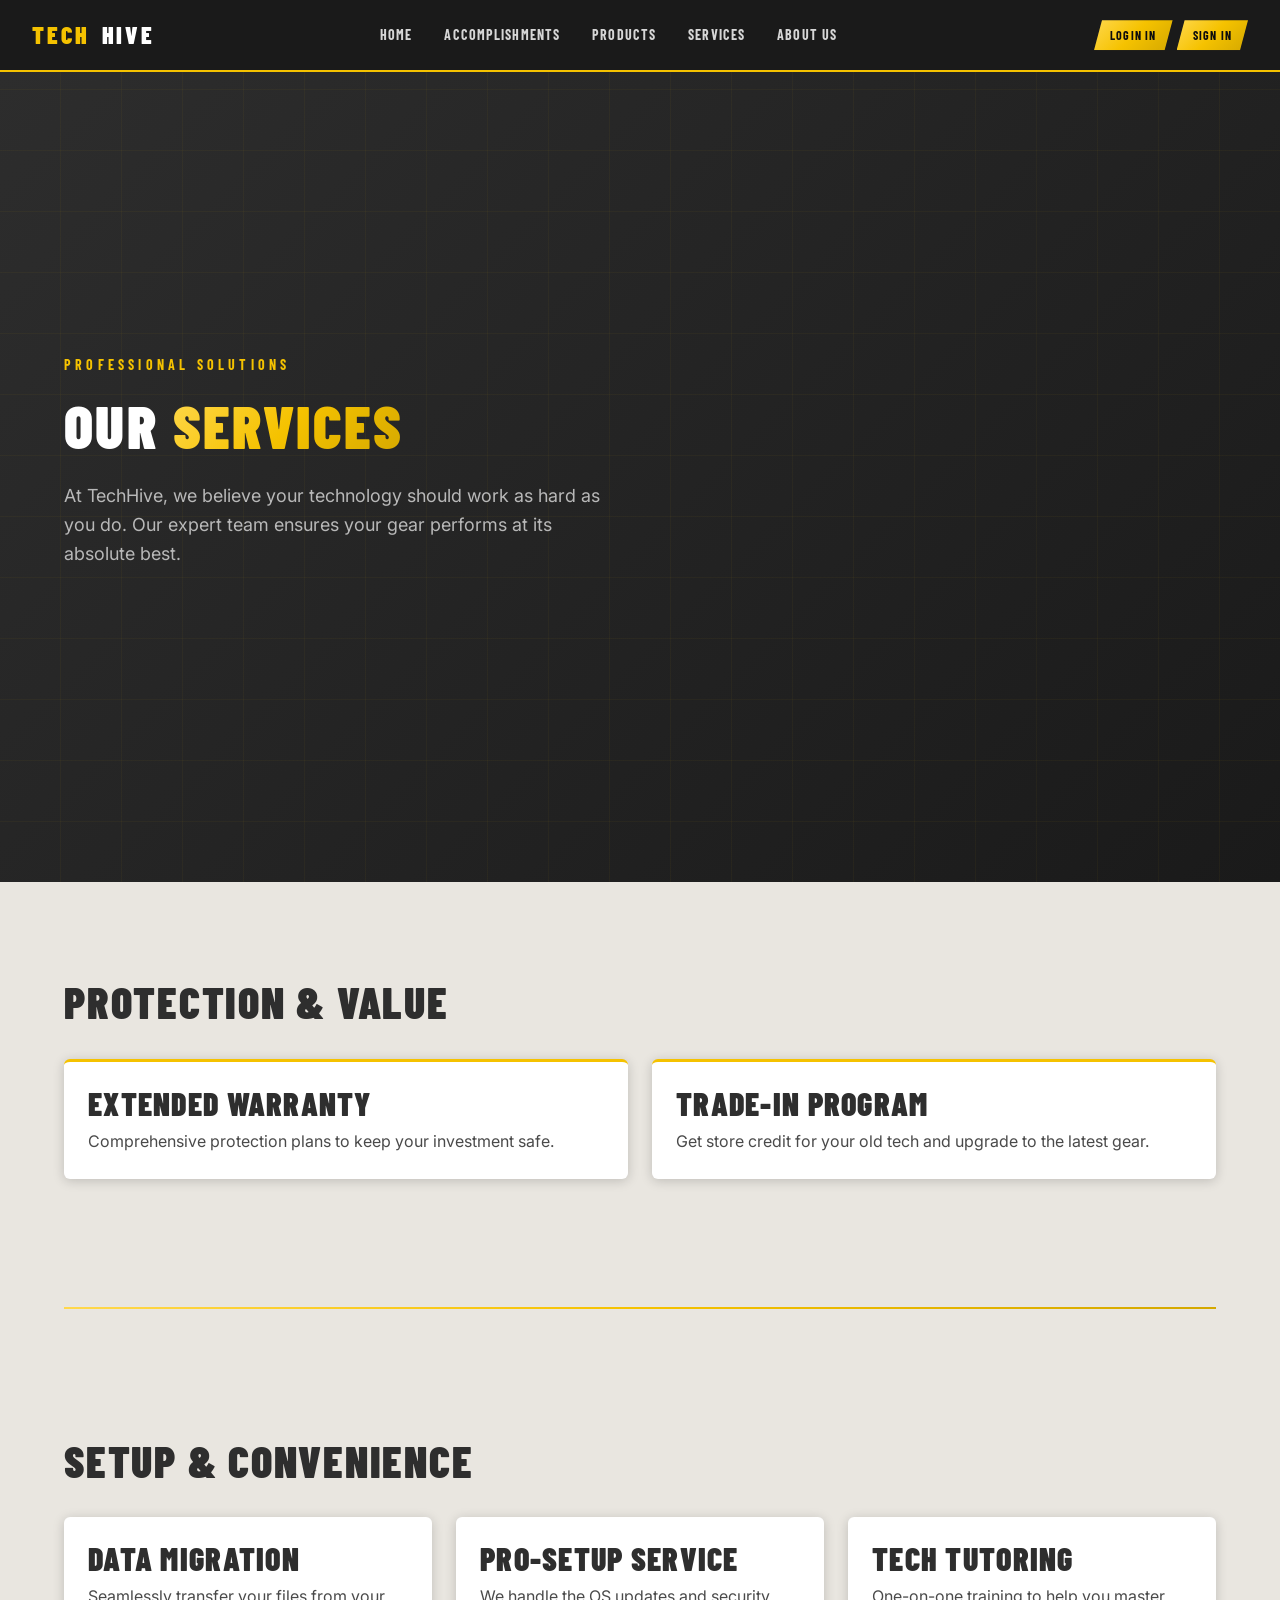
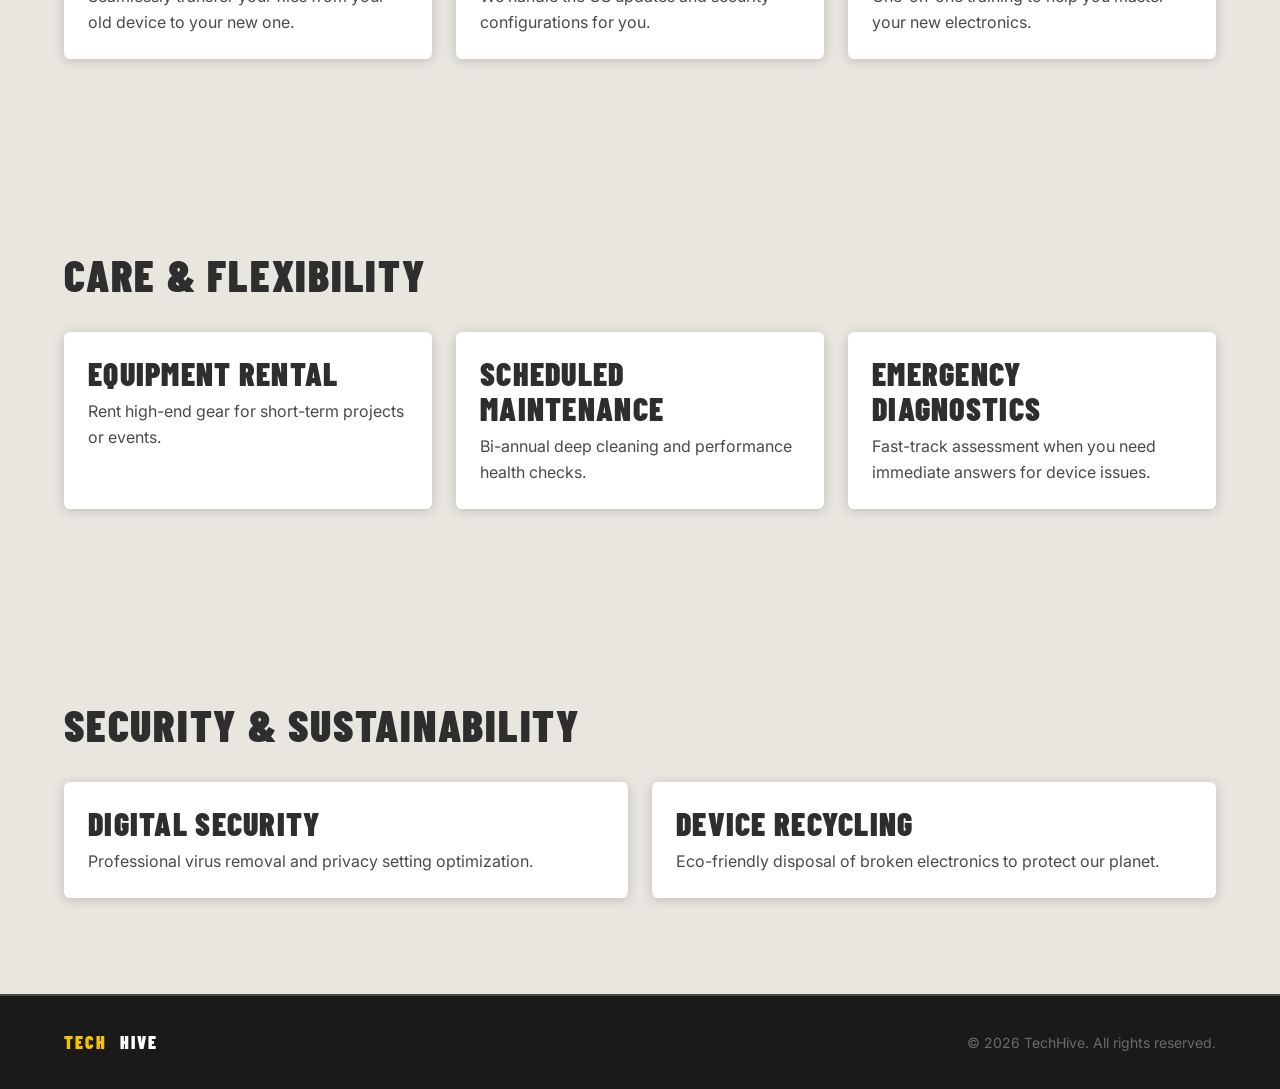
<file: services.html>
<!DOCTYPE html>
<html lang="en">
<head>
    <meta charset="UTF-8">
    <meta name="viewport" content="width=device-width, initial-scale=1.0">
    <meta name="description" content="Explore TechHive's professional electronics services, including repairs, custom builds, and expert setup.">
    <title>Services | TechHive</title>
    <link rel="stylesheet" href="styles.css">
    <link rel="preconnect" href="https://fonts.googleapis.com">
    <link rel="preconnect" href="https://fonts.gstatic.com" crossorigin>
    <link href="https://fonts.googleapis.com/css2?family=Barlow+Condensed:wght@400;700;900&family=Inter:wght@400;500;700&family=Fira+Code:wght@400;500&display=swap" rel="stylesheet">
</head>
<body>

    <!-- Navbar -->
    <nav class="navbar">
        <a href="index.html" class="navbar__brand">
            <span>Tech</span>Hive
        </a>
        <ul class="navbar__links">
            <li><a href="index.html" >Home</a></li>
            <li><a href="accomplishments.html" >Accomplishments</a></li>
            <li><a href="products.html">Products</a></li>
            <li><a href="services.html">Services</a></li>
            <li><a href="#">About Us</a></li>
            <li>
                <a href="carts.html" class="cart,active" title="Cart">
                <i class="fa-solid fa-cart-shopping"></i>
                <span class="cart-badge"></span>
                </a>
            </li>
        </ul>
        <div >        
           <button class="btn btn--primary btn--sm" ><a href="logins.html"><p>Login In</p></a></button>
           <button class="btn btn--primary btn--sm"><a href="registration.html"><p>Sign In</p></a></button>
        </div>

    </nav>

    <header class="hero">
        <div class="container hero__content">
            <p class="hero__eyebrow">Professional Solutions</p>
            <h1 class="hero__title">Our <em>Services</em></h1>
            <p class="hero__subtitle">At TechHive, we believe your technology should work as hard as you do. Our expert team ensures your gear performs at its absolute best.</p>
        </div>
    </header>

    <main class="container">
        
        <section class="section">
            <h2 class="text-center mb-8">Protection & Value</h2>
            <div class="grid-2">
                <article class="card card--gold card__body">
                    <h3 class="card__title">Extended Warranty</h3>
                    <p class="card__text">Comprehensive protection plans to keep your investment safe.</p>
                </article>
                <article class="card card--gold card__body">
                    <h3 class="card__title">Trade-In Program</h3>
                    <p class="card__text">Get store credit for your old tech and upgrade to the latest gear.</p>
                </article>
            </div>
        </section>

        <hr class="divider">

        <section class="section">
            <h2 class="text-center mb-8">Setup & Convenience</h2>
            <div class="grid-3">
                <article class="card card__body">
                    <h3 class="card__title">Data Migration</h3>
                    <p class="card__text">Seamlessly transfer your files from your old device to your new one.</p>
                </article>
                <article class="card card__body">
                    <h3 class="card__title">Pro-Setup Service</h3>
                    <p class="card__text">We handle the OS updates and security configurations for you.</p>
                </article>
                <article class="card card__body">
                    <h3 class="card__title">Tech Tutoring</h3>
                    <p class="card__text">One-on-one training to help you master your new electronics.</p>
                </article>
            </div>
        </section>

        <section class="section">
            <h2 class="text-center mb-8">Care & Flexibility</h2>
            <div class="grid-3">
                <article class="card card__body">
                    <h3 class="card__title">Equipment Rental</h3>
                    <p class="card__text">Rent high-end gear for short-term projects or events.</p>
                </article>
                <article class="card card__body">
                    <h3 class="card__title">Scheduled Maintenance</h3>
                    <p class="card__text">Bi-annual deep cleaning and performance health checks.</p>
                </article>
                <article class="card card__body">
                    <h3 class="card__title">Emergency Diagnostics</h3>
                    <p class="card__text">Fast-track assessment when you need immediate answers for device issues.</p>
                </article>
            </div>
        </section>

        <section class="section">
            <h2 class="text-center mb-8">Security & Sustainability</h2>
            <div class="grid-2">
                <article class="card card__body">
                    <h3 class="card__title">Digital Security</h3>
                    <p class="card__text">Professional virus removal and privacy setting optimization.</p>
                </article>
                <article class="card card__body">
                    <h3 class="card__title">Device Recycling</h3>
                    <p class="card__text">Eco-friendly disposal of broken electronics to protect our planet.</p>
                </article>
            </div>
        </section>
    </main>

    <footer style="background: var(--color-bg-dark); border-top: 2px solid var(--color-charcoal-mid); padding: var(--space-8) 0;">
        <div class="container flex-between">
            <span class="navbar__brand" style="font-size: var(--text-lg);">
                <span>Tech</span>Hive
            </span>
            <p style="color: var(--color-charcoal-light); font-size: var(--text-sm);">
                &copy; 2026 TechHive. All rights reserved.
            </p>
        </div>
    </footer>

</body>
</html>
</file>
<file: styles.css>
/* ============================================================
   TECHHIVE — Design System
   Palette drawn from the TechHive logo
   ============================================================ */

/* ── CSS Custom Properties (tokens) ── */
:root {
  /* Brand colors */
  --color-gold:         #F5C200;   /* primary yellow — logo body stripes */
  --color-gold-deep:    #D4A800;   /* darker gold — hover states */
  --color-gold-light:   #FFD84D;   /* lighter gold — highlights */

  --color-silver:       #B8B8B8;   /* metallic wings — mid tone */
  --color-silver-light: #D6D6D6;   /* wing highlight */
  --color-silver-dark:  #888888;   /* wing shadow */

  --color-charcoal:     #2E2E2E;   /* TECHHIVE wordmark */
  --color-charcoal-mid: #4A4A4A;   /* secondary text */
  --color-charcoal-light:#6B6B6B;  /* muted text */

  --color-bg:           #E9E6E0;   /* logo background — warm off-white */
  --color-bg-dark:      #1A1A1A;   /* dark surface (circuit board) */
  --color-bg-mid:       #2D2D2D;   /* card on dark bg */

  --color-white:        #FFFFFF;
  --color-black:        #0D0D0D;

  /* Gradients */
  --gradient-gold:      linear-gradient(135deg, #FFD84D 0%, #F5C200 50%, #D4A800 100%);
  --gradient-silver:    linear-gradient(135deg, #D6D6D6 0%, #B8B8B8 50%, #888888 100%);
  --gradient-dark:      linear-gradient(135deg, #2D2D2D 0%, #1A1A1A 100%);

  /* Typography */
  --font-display:  'Barlow Condensed', 'Impact', 'Arial Narrow', sans-serif;
  --font-body:     'Inter', 'Segoe UI', system-ui, sans-serif;
  --font-mono:     'Fira Code', 'Consolas', monospace;

  --text-xs:   0.75rem;
  --text-sm:   0.875rem;
  --text-base: 1rem;
  --text-lg:   1.125rem;
  --text-xl:   1.25rem;
  --text-2xl:  1.5rem;
  --text-3xl:  2rem;
  --text-4xl:  2.75rem;
  --text-5xl:  3.75rem;

  --weight-regular: 400;
  --weight-medium:  500;
  --weight-bold:    700;
  --weight-black:   900;

  /* Spacing */
  --space-1:  0.25rem;
  --space-2:  0.5rem;
  --space-3:  0.75rem;
  --space-4:  1rem;
  --space-6:  1.5rem;
  --space-8:  2rem;
  --space-12: 3rem;
  --space-16: 4rem;
  --space-24: 6rem;

  /* Borders & radius */
  --radius-sm:  2px;
  --radius-md:  6px;
  --radius-lg:  12px;
  --radius-full: 9999px;

  --border-thin:   1px solid;
  --border-medium: 2px solid;

  /* Shadows */
  --shadow-gold:   0 0 16px rgba(245, 194, 0, 0.35);
  --shadow-silver: 0 4px 16px rgba(0, 0, 0, 0.25);
  --shadow-card:   0 2px 12px rgba(0, 0, 0, 0.18);

  /* Transitions */
  --transition-fast:   150ms ease;
  --transition-normal: 250ms ease;
  --transition-slow:   400ms ease;
}

/* ── Reset ── */
*, *::before, *::after {
  box-sizing: border-box;
  margin: 0;
  padding: 0;
}

html {
  font-size: 16px;
  scroll-behavior: smooth;
}

body {
  font-family: var(--font-body);
  font-size: var(--text-base);
  color: var(--color-charcoal);
  background-color: var(--color-bg);
  line-height: 1.6;
  -webkit-font-smoothing: antialiased;
}

img, video {
  max-width: 100%;
  display: block;
}

a {
  color: var(--color-gold-deep);
  text-decoration: none;
  transition: color var(--transition-fast);
}

a:hover {
  color: var(--color-gold);
}

/* ── Typography ── */
h1, h2, h3, h4, h5, h6 {
  font-family: var(--font-display);
  font-weight: var(--weight-black);
  letter-spacing: 0.04em;
  text-transform: uppercase;
  line-height: 1.1;
  color: var(--color-charcoal);
}

h1 { font-size: var(--text-5xl); }
h2 { font-size: var(--text-4xl); }
h3 { font-size: var(--text-3xl); }
h4 { font-size: var(--text-2xl); }
h5 { font-size: var(--text-xl); }
h6 { font-size: var(--text-lg); }

.text-gold    { color: var(--color-gold); }
.text-silver  { color: var(--color-silver); }
.text-muted   { color: var(--color-charcoal-light); }
.text-display { font-family: var(--font-display); letter-spacing: 0.06em; text-transform: uppercase; }

/* ── Layout ── */
.container {
  width: 100%;
  max-width: 1200px;
  margin: 0 auto;
  padding: 0 var(--space-6);
}

.section {
  padding: var(--space-24) 0;
}

.section--dark {
  background-color: var(--color-bg-dark);
  color: var(--color-silver-light);
}

.section--dark h1,
.section--dark h2,
.section--dark h3,
.section--dark h4 {
  color: var(--color-white);
}

/* ── Buttons ── */
.btn {
  display: inline-flex;
  align-items: center;
  gap: var(--space-2);
  padding: var(--space-3) var(--space-6);
  font-family: var(--font-display);
  font-size: var(--text-sm);
  font-weight: var(--weight-bold);
  letter-spacing: 0.1em;
  text-transform: uppercase;
  border: none;
  cursor: pointer;
  transition: all var(--transition-fast);
  clip-path: polygon(8px 0%, 100% 0%, calc(100% - 8px) 100%, 0% 100%);
}

.btn--primary {
  background: var(--gradient-gold);
  color: var(--color-black);
  box-shadow: var(--shadow-gold);
}

.btn--primary:hover {
  background: linear-gradient(135deg, #FFE066 0%, #F5C200 50%, #C49600 100%);
  box-shadow: 0 0 24px rgba(245, 194, 0, 0.55);
  transform: translateY(-1px);
  color: var(--color-black);
}

.btn--secondary {
  background: var(--gradient-silver);
  color: var(--color-black);
  box-shadow: var(--shadow-silver);
}

.btn--secondary:hover {
  background: linear-gradient(135deg, #E8E8E8 0%, #C8C8C8 50%, #9A9A9A 100%);
  transform: translateY(-1px);
  color: var(--color-black);
}

.btn--outline {
  background: transparent;
  color: var(--color-gold);
  border: var(--border-medium) var(--color-gold);
}

.btn--outline:hover {
  background: var(--color-gold);
  color: var(--color-black);
  box-shadow: var(--shadow-gold);
}

.btn--ghost {
  background: transparent;
  color: var(--color-silver-light);
  border: var(--border-thin) var(--color-silver);
}

.btn--ghost:hover {
  border-color: var(--color-gold);
  color: var(--color-gold);
}

.btn--sm { padding: var(--space-2) var(--space-4); font-size: var(--text-xs); }
.btn--lg { padding: var(--space-4) var(--space-8); font-size: var(--text-base); }
.btn--sm p{color:#0D0D0D}
/* ── Cards ── */
.card {
  background: var(--color-white);
  border-radius: var(--radius-md);
  box-shadow: var(--shadow-card);
  overflow: hidden;
  transition: transform var(--transition-normal), box-shadow var(--transition-normal);
}

.card:hover {
  transform: translateY(-3px);
  box-shadow: 0 8px 28px rgba(0, 0, 0, 0.2);
}

.card--dark {
  background: var(--color-bg-mid);
  color: var(--color-silver-light);
  border: var(--border-thin) rgba(184, 184, 184, 0.15);
}

.card--gold {
  border-top: 3px solid var(--color-gold);
}

.card__body  { padding: var(--space-6); }
.card__title { margin-bottom: var(--space-2); }
.card__text  { color: var(--color-charcoal-mid); }

/* ── Badge / Tag ── */
.badge {
  display: inline-block;
  padding: 2px var(--space-3);
  font-family: var(--font-display);
  font-size: var(--text-xs);
  font-weight: var(--weight-bold);
  letter-spacing: 0.1em;
  text-transform: uppercase;
  border-radius: var(--radius-sm);
}

.badge--gold   { background: var(--color-gold);   color: var(--color-black); }
.badge--silver { background: var(--color-silver);  color: var(--color-black); }
.badge--dark   { background: var(--color-charcoal); color: var(--color-white); }
.badge--outline { background: transparent; color: var(--color-gold); border: 1px solid var(--color-gold); }

/* ── Navbar ── */
.navbar {
  position: sticky;
  top: 0;
  z-index: 100;
  display: flex;
  align-items: center;
  justify-content: space-between;
  padding: var(--space-4) var(--space-8);
  background: var(--color-bg-dark);
  border-bottom: 2px solid var(--color-gold);
}

.navbar__brand {
  font-family: var(--font-display);
  font-size: var(--text-2xl);
  font-weight: var(--weight-black);
  letter-spacing: 0.12em;
  text-transform: uppercase;
  color: var(--color-white);
  display: flex;
  align-items: center;
  gap: var(--space-3);
}

.navbar__brand span { color: var(--color-gold); }

.navbar__links {
  display: flex;
  gap: var(--space-8);
  list-style: none;
}

.navbar__links a {
  font-family: var(--font-display);
  font-size: var(--text-sm);
  font-weight: var(--weight-bold);
  letter-spacing: 0.08em;
  text-transform: uppercase;
  color: var(--color-silver-light);
  transition: color var(--transition-fast);
}

.navbar__links a:hover,
.navbar__links a.active { color: var(--color-gold); }

/* ── Hero ── */
.hero {
  min-height: 90vh;
  display: flex;
  align-items: center;
  background: var(--gradient-dark);
  position: relative;
  overflow: hidden;
}

.hero::before {
  content: '';
  position: absolute;
  inset: 0;
  background-image:
    repeating-linear-gradient(0deg,   transparent, transparent 60px, rgba(245,194,0,0.04) 60px, rgba(245,194,0,0.04) 61px),
    repeating-linear-gradient(90deg,  transparent, transparent 60px, rgba(245,194,0,0.04) 60px, rgba(245,194,0,0.04) 61px);
  pointer-events: none;
}

.hero__content {
  position: relative;
  z-index: 1;
}

.hero__eyebrow {
  font-family: var(--font-display);
  font-size: var(--text-sm);
  font-weight: var(--weight-bold);
  letter-spacing: 0.3em;
  text-transform: uppercase;
  color: var(--color-gold);
  margin-bottom: var(--space-4);
}

.hero__title {
  font-size: clamp(var(--text-4xl), 8vw, var(--text-5xl));
  color: var(--color-white);
  margin-bottom: var(--space-6);
}

.hero__title em {
  font-style: normal;
  background: var(--gradient-gold);
  -webkit-background-clip: text;
  -webkit-text-fill-color: transparent;
  background-clip: text;
}

.hero__subtitle {
  font-size: var(--text-lg);
  color: var(--color-silver);
  max-width: 540px;
  margin-bottom: var(--space-8);
}

/* ── Divider ── */
.divider {
  height: 2px;
  background: var(--gradient-gold);
  border: none;
  margin: var(--space-8) 0;
}

.divider--silver {
  background: var(--gradient-silver);
}

/* ── Form elements ── */
.input {
  width: 100%;
  padding: var(--space-3) var(--space-4);
  font-family: var(--font-body);
  font-size: var(--text-base);
  color: var(--color-charcoal);
  background: var(--color-white);
  border: var(--border-medium) var(--color-silver);
  border-radius: var(--radius-sm);
  outline: none;
  transition: border-color var(--transition-fast), box-shadow var(--transition-fast);
}

.input:focus {
  border-color: var(--color-gold);
  box-shadow: 0 0 0 3px rgba(245, 194, 0, 0.2);
}

.input--dark {
  background: var(--color-bg-mid);
  color: var(--color-silver-light);
  border-color: rgba(184, 184, 184, 0.2);
}

.input--dark:focus {
  border-color: var(--color-gold);
}

/* ── Utility ── */
.flex         { display: flex; }
.flex-center  { display: flex; align-items: center; justify-content: center; }
.flex-between { display: flex; align-items: center; justify-content: space-between; }
.gap-2 { gap: var(--space-2); }
.gap-4 { gap: var(--space-4); }
.gap-6 { gap: var(--space-6); }
.gap-8 { gap: var(--space-8); }

.grid-2 { display: grid; grid-template-columns: repeat(2, 1fr); gap: var(--space-6); }
.grid-3 { display: grid; grid-template-columns: repeat(3, 1fr); gap: var(--space-6); }
.grid-4 { display: grid; grid-template-columns: repeat(4, 1fr); gap: var(--space-6); }

.mt-4  { margin-top: var(--space-4); }
.mt-8  { margin-top: var(--space-8); }
.mb-4  { margin-bottom: var(--space-4); }
.mb-8  { margin-bottom: var(--space-8); }

.sr-only {
  position: absolute;
  width: 1px; height: 1px;
  padding: 0; margin: -1px;
  overflow: hidden;
  clip: rect(0,0,0,0);
  white-space: nowrap;
  border: 0;
}

/* ── Responsive ── */
@media (max-width: 768px) {
  .grid-2, .grid-3, .grid-4 { grid-template-columns: 1fr; }
  .navbar__links { display: none; }
  h1 { font-size: var(--text-3xl); }
  h2 { font-size: var(--text-2xl); }
}
</file>
<file: cart/carts.css>
body { 
    background: #fafafa; 
}

/* Make the .form block behave like the other nav link items */
.nav .nav-links .form {
  display: flex;
  gap: 8px;
  align-items: center;
  padding: 0 6px; /* small internal spacing to match link padding */
}
.nav .nav-links .form a {
  color: #fff;
  text-decoration: none;
  padding: 8px 10px;
  border-radius: 4px;
  display: inline-block;
}

.main#cart-main { 
    padding: 18px; 
}

.cart-table { 
    width: 100%; border-collapse: collapse; 
}

.cart-table th, .cart-table td { 
    padding: 10px 8px; text-align: left; 
    border-bottom: 1px solid #eee;
} 

.cart-item-img { 
    width: 80px; 
    height: 64px; 
    object-fit: cover; 
    border-radius:6px; 
}

.qty-controls { 
    display:flex; 
    gap:6px; 
    align-items:center; 
}

.qty-controls button { 
    padding:6px 8px; 
    border-radius:6px; 
    border:none; 
    background:#eee; 
    cursor:pointer; 
}

.remove-btn { 
    background: #ff5a5f; 
    color: #fff; 
    border: none; 
    padding:6px 10px; 
    border-radius:6px; 
    cursor:pointer; 
}

.checkout-row { 
    display:flex; 
    justify-content:space-between; 
    align-items:center; 
    margin-top:16px; 
}

.checkout-btn { 
    background:#222; 
    color:#fff; 
    padding:10px 18px; 
    border-radius:8px; 
    border:none; 
    cursor:pointer; 
}

.empty-cart { 
    text-align:center; 
    padding:40px 12px;
    color:#666; 
}
</file>
<file: assets/assets-css/site.css>
/* Shared site styles: footer + small utilities */
:root{ --footer-bg: #1f1f1f; --footer-fg: #f5f5f5; --footer-muted: #cfcfcf }

html, body {
  height: 100%;
}

body {
  display: flex;
  flex-direction: column;
  margin: 0;
  padding: 0;
}

body > * {
  flex-shrink: 0;
}

.content, .login-container, .reg-container {
  flex: 1 1 auto;
}

.site-footer{
  background: var(--footer-bg);
  color: var(--footer-fg);
  padding: 18px 12px;
  text-align: center;
  font-size: 14px;
  margin-top: auto;
}
.site-footer .container{ max-width: 1100px; margin: 0 auto; }
.site-footer a{ color: var(--footer-fg); text-decoration: underline; }
.site-footer small{ color: var(--footer-muted); display:block; margin-top:6px; }

/* ensure footer sits after content; pages already use .content with margins */
.u-hidden{ display: none !important; }
</file>
<file: login/logins.css>
*{
    padding: 0;
    margin: 0;  
}

body {
    font-family: Arial, sans-serif;
    background: #f4f4f4;
    color: #333;
    line-height: 1.6;
}

.login-container {
    justify-items: center;
    width: 400px;
    margin: 80px auto;
    padding: 20px;
    background: #fff;
    box-shadow: 0 0 10px rgba(0,0,0,0.1);
    border-radius: 5px;
}
.login-container h2 {
    text-align: center;
    font-size: 37px;
    margin-bottom: 20px;
}
.login-container input[type="text"],
.login-container input[type="password"] {
    width: 100%;
    padding: 10px;
    margin: 8px 0 16px 0;
    border: 1px solid #ccc;
    border-radius: 4px;
    box-sizing: border-box;
}

.login-container label {
    margin-bottom: 5px;
    font-weight: bold;
}

.login-container button {
    width: 100%;
    margin: 20px 0 0 0;
    padding: 10px;
    background: #28a745;
    color: #fff;
    border: none;
    border-radius: 4px;
    cursor: pointer;
    font-size: 16px;
}

.login-container button:hover {
    background: #218838;
}

.login-container p {
    text-align: center;
    margin-top: 15px;
}

/* Password feedback box (initially hidden until user starts typing) */
.password-feedback {
    font-size: 0.9rem;
    margin: 6px 0;
    color: #b00; /* invalid color by default */
    max-height: 0;
    overflow: hidden;
    transition: max-height 180ms ease, opacity 180ms ease;
    opacity: 0;
}
.password-feedback.visible {
    max-height: 200px; /* enough for a short checklist */
    opacity: 1;
}
.password-feedback.success {
    color: #0a0;
}

.password-feedback div { margin: 3px 0; }

/* checklist inside the feedback box */
.pw-checklist {
    list-style: none;
    padding-left: 0;
    margin: 0;
}
.pw-checklist li {
    display: flex;
    align-items: center;
    gap: 8px;
    font-size: 0.92rem;
    color: #b00;
}
.pw-checklist li.valid {
    color: #0a0;
}
.pw-checklist .icon {
    display: inline-block;
    width: 18px;
    text-align: center;
    font-weight: bold;
}
.pw-checklist li.valid .icon { content: '✔'; }

/* Back button styling */
.back-btn {
  display: inline-flex;
  align-items: center;
  justify-content: center;
  width: 40px;
  height: 40px;
  background: #f0f0f0;
  color: #222;
  border-radius: 50%;
  text-decoration: none;
  font-size: 18px;
  transition: background 0.2s ease, color 0.2s ease;
  margin-bottom: 16px;
}

.back-btn:hover {
  background: #ddd;
  color: #000;
}
</file>
<file: assets/assets-css/password-validator.css>
/* Shared password feedback / checklist styles */
.password-feedback {
    font-size: 0.9rem;
    margin: 6px 0;
    color: #b00; /* invalid color by default */
    max-height: 0;
    overflow: hidden;
    transition: max-height 180ms ease, opacity 180ms ease;
    opacity: 0;
}
.password-feedback.visible {
    max-height: 220px; /* enough for a short checklist */
    opacity: 1;
}
.password-feedback.success {
    color: #0a0;
}

.pw-checklist {
    list-style: none;
    padding-left: 0;
    margin: 0;
}
.pw-checklist li {
    display: flex;
    align-items: center;
    gap: 8px;
    font-size: 0.92rem;
    color: #b00;
}
.pw-checklist li.valid {
    color: #0a0;
}
.pw-checklist .icon {
    display: inline-block;
    width: 18px;
    text-align: center;
    font-weight: bold;
}
</file>
<file: products/products.css>
/* Base reset */
* {
  box-sizing: border-box;
  margin: 0;
  padding: 0;
}

body {
  font-family: Arial, Helvetica, sans-serif;
  line-height: 1.4;
  background: #fafafa;
  color: #222;
}

/* Fixed navbar */
.nav {
  position: fixed;
  top: 0;
  left: 0;
  right: 0;
  background: #222;
  display: flex;           /* stack brand on top of links */
  flex-direction: column;
  align-items: center;
  padding: 8px 12px;
  z-index: 1000;
  box-shadow: 0 2px 6px rgba(0,0,0,0.2);
}

/* Brand (title + tagline) shown above the links */
.nav .brand {
  color: #fff;
  text-align: center;
  margin-bottom: 6px;
}

.nav .brand h2 {
  font-size: 18px;
  line-height: 1;
  margin-bottom: 4px;
}

.nav .brand p {
  font-size: 12px;
  margin: 0;
  opacity: 0.85;
}

/* Row of links */
.nav .nav-links {
  display: flex;
  width: 100%;
  max-width: 900px; /* keep links aligned with content */
}

.nav .nav-links a {
    flex: 1;                 /* each link takes equal width */
  color: #fff;
  text-decoration: none;
  padding: 10px 12px;      /* comfortable tap/click area */
  text-align: center;      /* center the text inside each link */
  border-radius: 4px;
  transition: background 0.15s ease;
}

/* Make the .form block behave like the other nav link items */
.nav .nav-links .form {
  display: flex;
  gap: 8px;
  align-items: center;
  padding: 0 6px; /* small internal spacing to match link padding */
}
.nav .nav-links .form a {
  color: #fff;
  text-decoration: none;
  padding: 8px 10px;
  border-radius: 4px;
  display: inline-block;
}

.nav a:hover {
  background: rgba(255,255,255,0.08);
}

.nav .brand p{
  color: #fff;
}

/* profile avatar in nav */
.nav .profile img {
  width: 38px;
  height: 38px;
  border-radius: 50%;
  object-fit: cover;
  margin-left: 12px;
  border: 2px solid rgba(255,255,255,0.12);
}

.nav .cart-badge { 
    margin-left: 8px; 
    background:#ff5a5f; 
    color:#fff; 
    padding:2px 8px; 
    border-radius:12px; 
    font-size:12px; 
}

.nav .cart {
  display: flex;
  align-items: center;
  padding: 8px 10px;
  color: #fff;
}
.nav .cart i { 
    font-size: 16px; 
    cursor: pointer;
}

.content {
  margin: 200px auto 40px auto; /* space below navbar */
  max-width: 1470px;
  padding: 24px 24px; /* give some breathing room inside the container */
  box-sizing: border-box;
  display: flex;
  gap: 32px; /* significant space between sidebar and main */
  align-items: flex-start;
}
/* images inside main should scale */
.main img, .content img {
  max-width: 100%;
  height: auto;
  display: block;
  margin-bottom: 12px;
}

/* Sidebar + main layout */
.sidebar {
  width: 320px; /* fixed sidebar width for categories */
  padding: 18px;
  background: #fff;
  border-radius: 8px;
  box-shadow: 0 1px 4px rgba(0,0,0,0.06);
}
.sidebar h3 {
    margin-bottom: 12px;
    font-size: 20px;
 }
.sidebar ul { 
    list-style: none;
    padding-left: 0; 
}
.sidebar li { 
    padding: 8px 0;
    font-size: 16px; 
}

.main{
  /* turn main into a responsive image grid area */
  flex: 1 1 auto;
  padding: 18px;
  background: #fff;
  border-radius: 8px;
  box-shadow: 0 1px 4px rgba(0,0,0,0.04);
  display: grid;
  /* Force three columns on wider screens by using a smaller min width per column.
     The grid will still flex when space is constrained. */
  grid-template-columns: repeat(3, minmax(140px, 1fr));
  gap: 24px; /* padding between image columns */
  align-items: start;
}
.main p {
    margin-bottom: 12px;
    font-size: 16px;
}

/* Make direct images inside .main behave as cards that fill grid cells */
.main > img {
  width: 100%;
  height: 160px; /* uniform visual height, reduced so 3 fit comfortably */
  object-fit: cover;
  display: block;
  border-radius: 8px;
}

/* hide any empty paragraphs used as spacers */
.main > p:empty {
     display: none;
 }


@media screen and (max-width: 900px) {
  .content {
    flex-direction: column;
    padding: 16px;
  }
  .sidebar { 
    width: 100%; 
    margin-bottom: 12px; 
}
  .main { 
    width: 100%; 
}
}

/* Product Detail Page Styles */
.product-detail-content {
  display: flex;
  flex-direction: column;
  gap: 20px;
}

.back-link {
  display: inline-flex;
  align-items: center;
  gap: 8px;
  color: #222;
  text-decoration: none;
  font-size: 20px;
  font-weight: 600;
  transition: color 0.2s ease;
  margin-bottom: 12px;
}

.back-link:hover {
  color: #666;
}

.back-link i {
  font-size: 24px;

}

.back-link:hover i {
  border-color: #666;
}

.product-detail-container {
  display: flex;
  gap: 40px;
  background: #fff;
  padding: 24px;
  border-radius: 8px;
  box-shadow: 0 1px 4px rgba(0,0,0,0.06);
  align-items: flex-start;
}

.product-image-section {
  flex: 0 1 40%;
  min-width: 300px;
}

.product-detail-image {
  width: 100%;
  height: auto;
  max-height: 500px;
  object-fit: cover;
  border-radius: 8px;
  margin-bottom: 12px;
}

.product-info-section {
  flex: 1 1 60%;
}

.product-info-section h1 {
  font-size: 36px;
  margin: 0 0 12px 0;
  color: #222;
}

.product-price-detail {
  font-size: 28px;
  font-weight: bold;
  color: #28a745;
  margin-bottom: 20px;
}

.product-description {
  margin-bottom: 24px;
  padding-bottom: 20px;
  border-bottom: 1px solid #eee;
}

.product-description h3 {
  font-size: 18px;
  margin: 0 0 12px 0;
  color: #333;
}

.product-description p {
  font-size: 16px;
  line-height: 1.6;
  color: #555;
  margin: 0;
}

.product-actions-detail {
  display: flex;
  gap: 12px;
  margin-bottom: 24px;
  align-items: center;
}

.product-actions-detail input {
  width: 80px;
  padding: 10px;
  border: 1px solid #ccc;
  border-radius: 4px;
  font-size: 16px;
  text-align: center;
}

.add-to-cart-btn {
  flex: 1;
  max-width: 200px;
  background: #28a745;
  color: white;
  border: none;
  padding: 12px 24px;
  border-radius: 4px;
  cursor: pointer;
  font-size: 16px;
  font-weight: 600;
  transition: background 0.2s ease;
}

.add-to-cart-btn:hover {
  background: #218838;
}

.product-specs {
  padding-top: 20px;
  border-top: 1px solid #eee;
}

.product-specs h3 {
  font-size: 18px;
  margin: 0 0 16px 0;
  color: #333;
}

.product-specs ul {
  list-style: none;
  padding: 0;
  margin: 0;
}

.product-specs li {
  padding: 8px 0;
  font-size: 15px;
  color: #555;
  display: flex;
  gap: 12px;
}

.product-specs strong {
  min-width: 100px;
  color: #333;
}

@media (max-width: 900px) {
  .product-detail-container {
    flex-direction: column;
    gap: 24px;
  }

  .product-image-section {
    flex: 1;
    min-width: auto;
  }

  .product-info-section {
    flex: 1;
  }

  .product-info-section h1 {
    font-size: 28px;
  }

  .product-price-detail {
    font-size: 24px;
  }

  .add-to-cart-btn {
    max-width: 100%;
  }
}

@media (max-width: 480px) {
  .product-detail-container {
    padding: 16px;
  }

  .product-info-section h1 {
    font-size: 24px;
  }

  .product-price-detail {
    font-size: 20px;
  }

  .product-actions-detail {
    flex-wrap: wrap;
  }

  .add-to-cart-btn {
    width: 100%;
  }
}

/* Product card styling */
.product-card {
  display: flex;
  flex-direction: column;
  gap: 8px;
}
.product-title { font-size: 16px; margin: 0; }
.product-price { color: #444; font-weight: 700; }
.product-actions { display:flex; gap:8px; margin-top:6px; }
.product-actions button { padding:8px 12px; border-radius:6px; border:none; cursor:pointer; }
.product-actions .view-btn { background: #eee; color: #222; }
.product-actions .add-to-cart { background: #222; color:#fff; }
</file>
<file: register/registration.css>
*{
    padding: 0%;
    margin: 0 ;
}
body {
    font-family: Arial, sans-serif;
    background: #f4f4f4;
    color: #333;
    line-height: 1.6;
}

.reg-container{
    justify-items: center;
    width: 400px;
    margin: 80px auto;
    padding: 20px;
    background: #fff;
    box-shadow: 0 0 10px rgba(0,0,0,0.1);
    border-radius: 5px;
}

.reg-container h2 {
    text-align: center;
    font-size: 37px;
    margin-bottom: 20px;
}

.reg-container input[type="text"],
.reg-container input[type="password"],
.reg-container input[type="email"] {
    width: 100%;
    padding: 10px;
    margin: 8px 0 16px 0;
    border: 1px solid #ccc;
    border-radius: 4px;
    box-sizing: border-box;
}

.reg-container label {
    margin-bottom: 5px;
    font-weight: bold;
}   

.reg-container button {
    width: 100%;
    margin: 20px 0 0 0;
    padding: 10px;
    background: #28a745;
    color: #fff;
    border: none;
    border-radius: 4px;
    cursor: pointer;
    font-size: 16px;
}

.reg-container button:hover {
    background: #218838;
}

.reg-container p {
    text-align: center;
    margin-top: 15px;
    font-size: 14px;
}

/* Back button styling */
.back-btn {
  display: inline-flex;
  align-items: center;
  justify-content: center;
  width: 40px;
  height: 40px;
  background: #f0f0f0;
  color: #222;
  border-radius: 50%;
  text-decoration: none;
  font-size: 18px;
  transition: background 0.2s ease, color 0.2s ease;
  margin-bottom: 16px;
}

.back-btn:hover {
  background: #ddd;
  color: #000;
}
</file>
